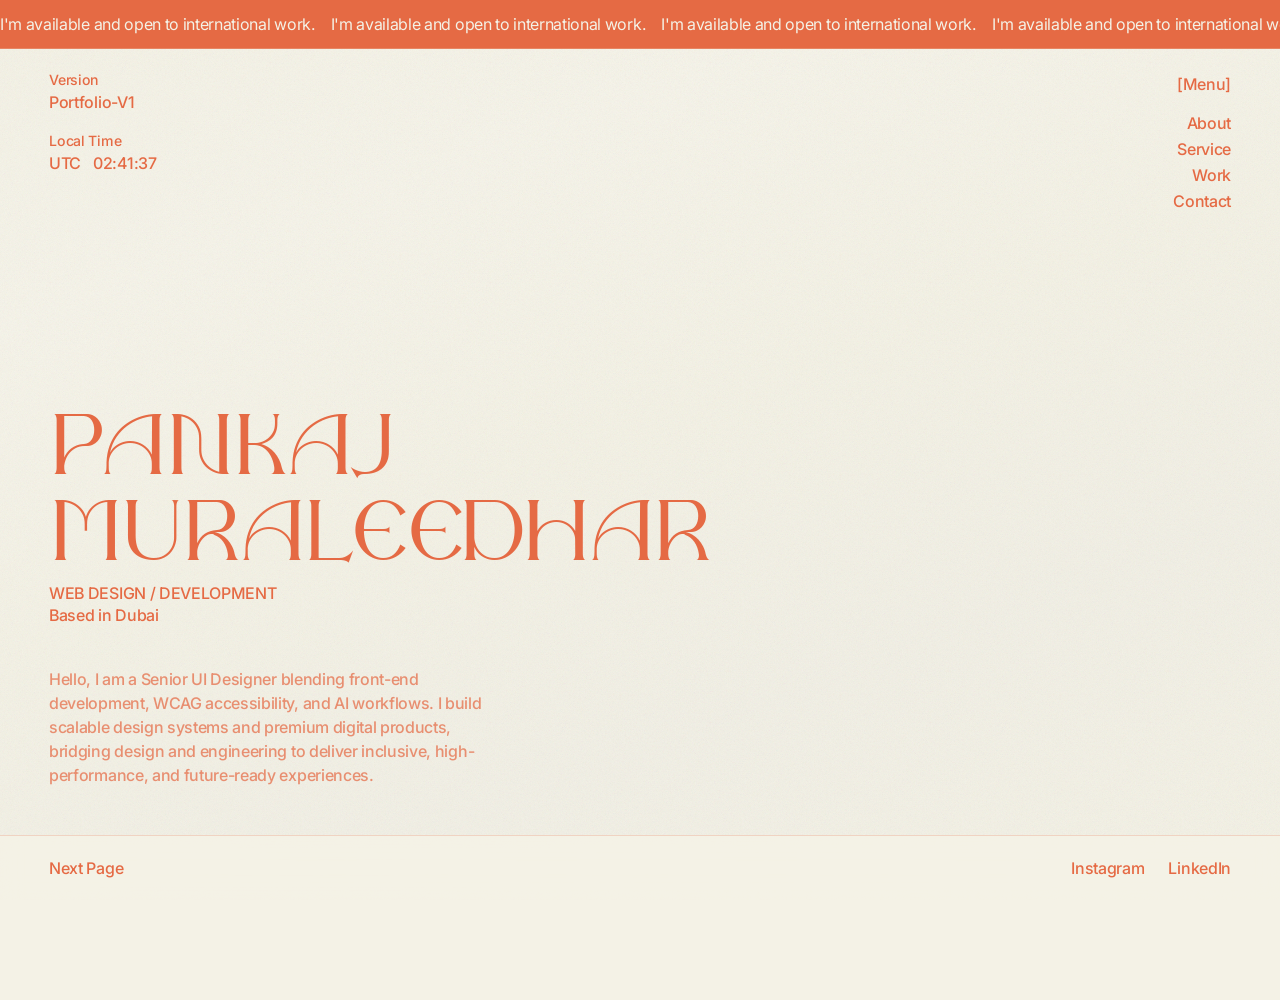
<file: index.html>
<!DOCTYPE html>
<html lang="en">
  <head>
    <meta charset="UTF-8" />
    <meta name="viewport" content="width=device-width, initial-scale=1.0" />
    <title>Portfolio | Home</title>
    <meta
      name="description"
      content="Front-end developer and designer portfolio — clean, thoughtful web design and development."
    />
    <link rel="preconnect" href="https://fonts.googleapis.com" />
    <link rel="preconnect" href="https://fonts.gstatic.com" crossorigin />
    <link
      href="https://fonts.googleapis.com/css2?family=Inter:ital,opsz,wght@0,14..32,100..900;1,14..32,100..900&display=swap"
      rel="stylesheet"
    />
    <link rel="stylesheet" href="css/style.css" />
  </head>
  <body class="page-home">
    <div class="marquee" aria-hidden="true">
      <div class="marquee__track">
        <div class="marquee__content">
          <span class="marquee__item"></span>
          <span class="marquee__item"></span>
          <span class="marquee__item"></span>
          <span class="marquee__item"></span>
          <span class="marquee__item"></span>
        </div>
      </div>
    </div>

    <div class="page page-enter">
      <header class="site-header site-header--home">
        <div class="site-header__meta site-header__meta--home">
          <div class="site-header__meta-block">
            <span class="site-header__meta-label">Version</span>
            <span class="site-header__meta-value" data-config="version"></span>
          </div>
          <div class="site-header__meta-block">
            <span class="site-header__meta-label">Local Time</span>
            <span class="site-header__meta-value site-header__meta-time">
              <span data-auto-location></span>
              <span id="local-time">--:--:--</span>
            </span>
          </div>
        </div>
        <div class="site-header__right">
          <nav class="site-nav" aria-label="Main menu">
            <span class="site-nav__label">[Menu]</span>
            <ul class="site-nav__list"></ul>
          </nav>
          <button class="menu-btn" type="button" aria-label="Open menu">
            [Menu]
          </button>
        </div>
      </header>

      <main class="hero">
        <h1 class="hero__title">
          <span data-config="name"></span><br />
          <span data-config="nameLine2"></span>
        </h1>
        <p class="hero__subtitle">
          <span data-config="role"></span><br />
          <span data-config="location"></span>
        </p>
        <p class="hero__intro" data-config="intro"></p>
      </main>

      <nav class="page-nav" aria-label="Page navigation">
        <a href="about.html" class="page-nav__link page-nav__next">Next Page</a>
        <div class="page-nav__socials"></div>
      </nav>
    </div>

    <nav class="menu-overlay" aria-label="Main menu" aria-hidden="true">
      <button class="menu-overlay__close" type="button" aria-label="Close menu">
        [Close]
      </button>
      <ul class="menu-overlay__list"></ul>
    </nav>

    <script src="js/config.js"></script>
    <script src="js/location.js"></script>
    <script src="js/main.js"></script>
  </body>
</html>
</file>
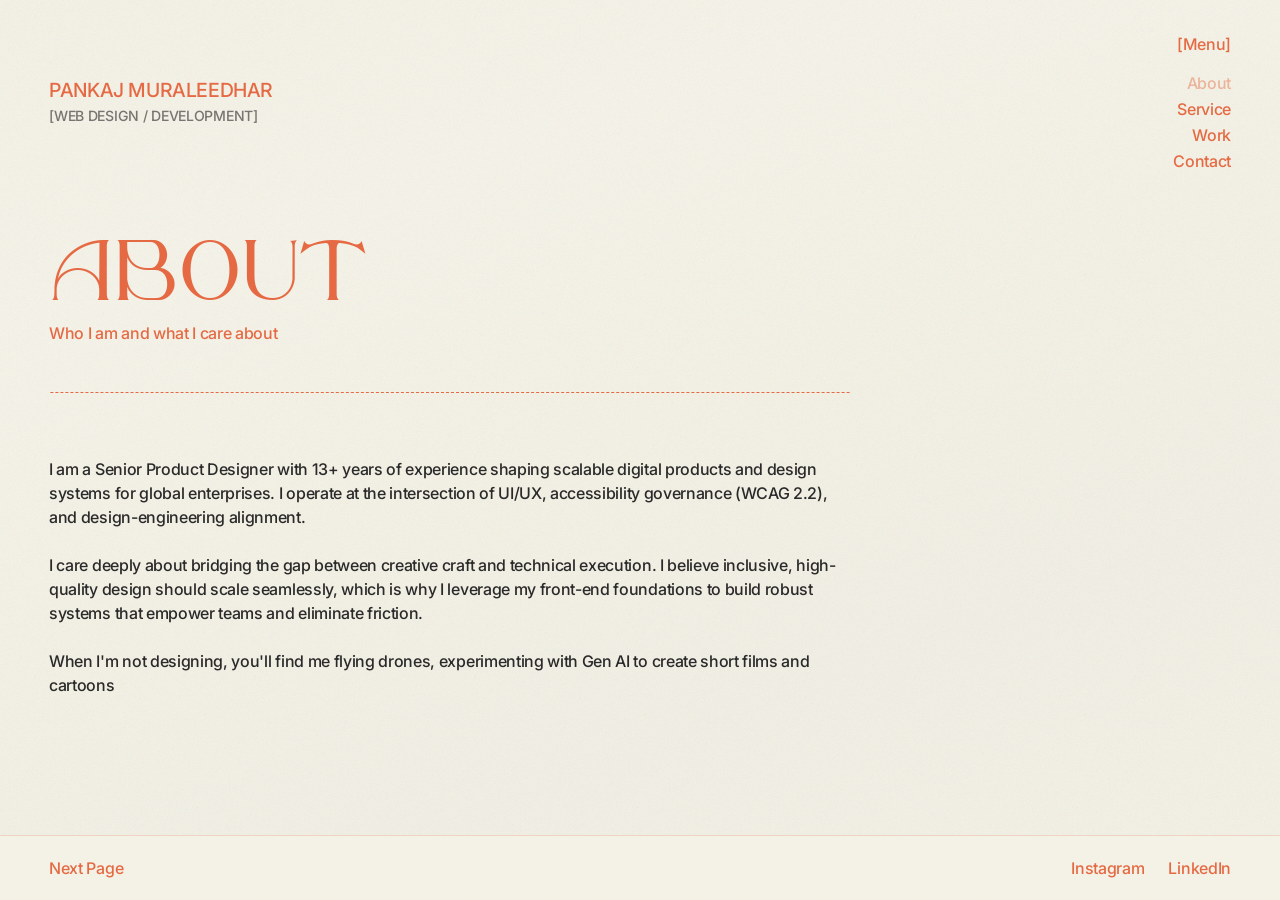
<file: about.html>
<!DOCTYPE html>
<html lang="en">
  <head>
    <meta charset="UTF-8" />
    <meta name="viewport" content="width=device-width, initial-scale=1.0" />
    <title>Portfolio | About</title>
    <meta name="description" content="About — front-end developer and designer." />
    <link rel="preconnect" href="https://fonts.googleapis.com" />
    <link rel="preconnect" href="https://fonts.gstatic.com" crossorigin />
    <link
      href="https://fonts.googleapis.com/css2?family=Inter:ital,opsz,wght@0,14..32,100..900;1,14..32,100..900&display=swap"
      rel="stylesheet"
    />
    <link rel="stylesheet" href="css/style.css" />
  </head>
  <body class="page-inner">
    <div class="page page-enter">
      <header class="site-header site-header--inner">
        <a href="index.html" class="site-header__brand">
          <span class="site-header__brand-name"></span>
          <span class="site-header__brand-role"></span>
        </a>
        <div class="site-header__right">
          <nav class="site-nav" aria-label="Main menu">
            <span class="site-nav__label">[Menu]</span>
            <ul class="site-nav__list"></ul>
          </nav>
          <button class="menu-btn" type="button" aria-label="Open menu">
            [Menu]
          </button>
        </div>
      </header>

      <main class="page-content">
        <header class="page-header">
          <h1 class="page-header__title">about</h1>
          <p class="page-header__subtitle">Who I am and what I care about</p>
          <div class="page-header__border" aria-hidden="true"></div>
        </header>
        <div class="page-content__body">
          <p>
            I am a Senior Product Designer with 13+ years of experience shaping scalable digital products and design systems for global enterprises. 
            I operate at the intersection of UI/UX, accessibility governance (WCAG 2.2), and design-engineering alignment. 
          </p>
          <p>
            I care deeply about bridging the gap between creative craft and technical execution. 
            I believe inclusive, high-quality design should scale seamlessly, which is why I leverage my front-end foundations to build robust systems that empower teams and eliminate friction. 
          </p>
          <p>
            When I'm not designing, you'll find me flying drones, experimenting with Gen AI to create short films and cartoons
          </p>
        </div>
      </main>

      <nav class="page-nav" aria-label="Page navigation">
        <a href="service.html" class="page-nav__link page-nav__next">Next Page</a>
        <div class="page-nav__socials"></div>
      </nav>
    </div>

    <nav class="menu-overlay" aria-label="Main menu" aria-hidden="true">
      <button class="menu-overlay__close" type="button" aria-label="Close menu">
        [Close]
      </button>
      <ul class="menu-overlay__list"></ul>
    </nav>

    <script src="js/config.js"></script>
    <script src="js/main.js"></script>
  </body>
</html>
</file>
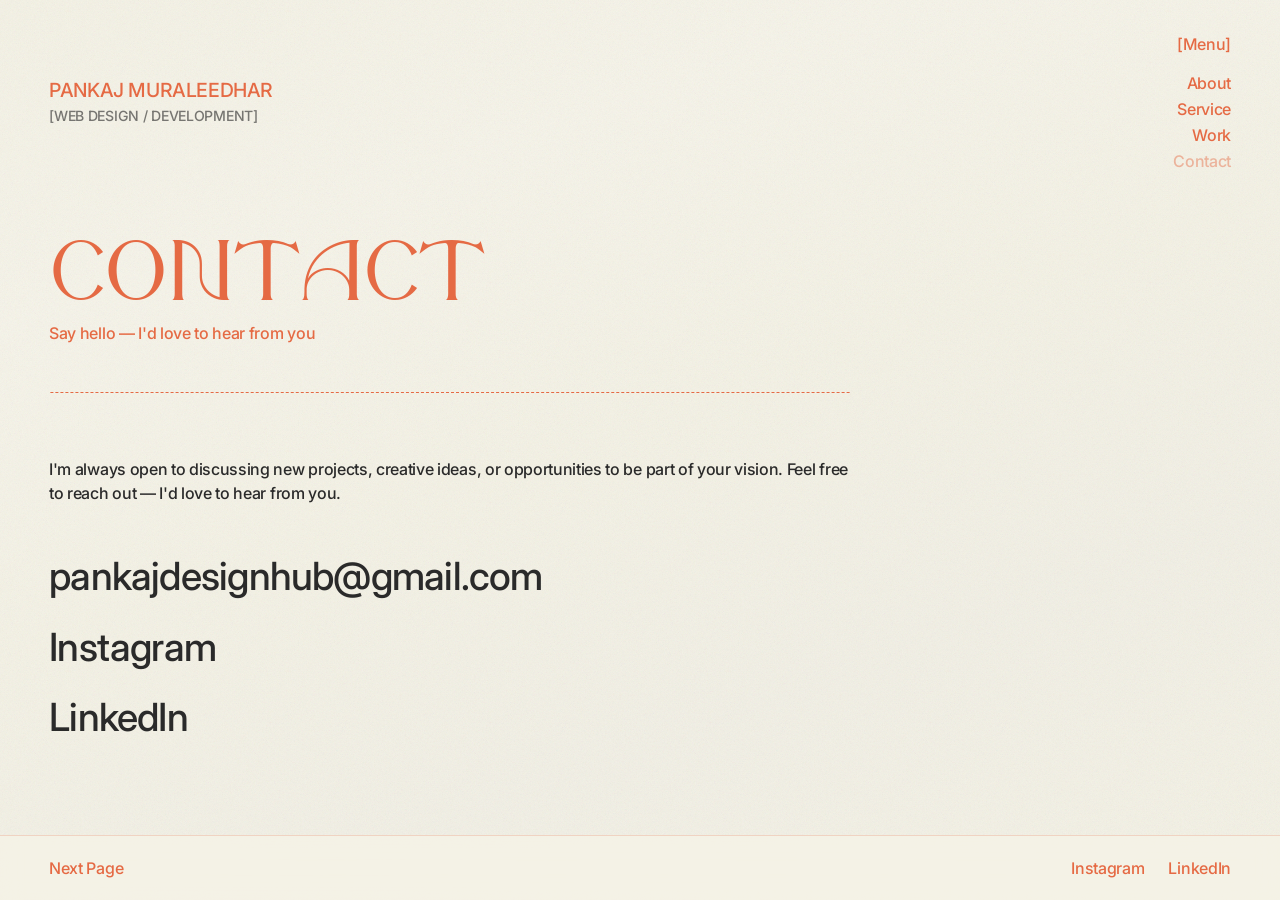
<file: contact.html>
<!DOCTYPE html>
<html lang="en">
  <head>
    <meta charset="UTF-8" />
    <meta name="viewport" content="width=device-width, initial-scale=1.0" />
    <title>Portfolio | Contact</title>
    <meta name="description" content="Get in touch — available for freelance and international work." />
    <link rel="preconnect" href="https://fonts.googleapis.com" />
    <link rel="preconnect" href="https://fonts.gstatic.com" crossorigin />
    <link
      href="https://fonts.googleapis.com/css2?family=Inter:ital,opsz,wght@0,14..32,100..900;1,14..32,100..900&display=swap"
      rel="stylesheet"
    />
    <link rel="stylesheet" href="css/style.css" />
  </head>
  <body class="page-inner">
    <div class="page page-enter">
      <header class="site-header site-header--inner">
        <a href="index.html" class="site-header__brand">
          <span class="site-header__brand-name"></span>
          <span class="site-header__brand-role"></span>
        </a>
        <div class="site-header__right">
          <nav class="site-nav" aria-label="Main menu">
            <span class="site-nav__label">[Menu]</span>
            <ul class="site-nav__list"></ul>
          </nav>
          <button class="menu-btn" type="button" aria-label="Open menu">
            [Menu]
          </button>
        </div>
      </header>

      <main class="page-content">
        <header class="page-header">
          <h1 class="page-header__title">contact</h1>
          <p class="page-header__subtitle">Say hello — I'd love to hear from you</p>
          <div class="page-header__border" aria-hidden="true"></div>
        </header>
        <div class="page-content__body">
          <p>
            I'm always open to discussing new projects, creative ideas, or
            opportunities to be part of your vision. Feel free to reach out
            — I'd love to hear from you.
          </p>
        </div>
        <div class="contact-links">
          <a href="#" class="contact-link" data-config="email"></a>
          <a
            href="https://instagram.com"
            class="contact-link"
            target="_blank"
            rel="noopener"
            >Instagram</a
          >
          <a
            href="https://linkedin.com"
            class="contact-link"
            target="_blank"
            rel="noopener"
            >LinkedIn</a
          >
        </div>
      </main>

      <nav class="page-nav" aria-label="Page navigation">
        <a href="index.html" class="page-nav__link page-nav__next">Next Page</a>
        <div class="page-nav__socials"></div>
      </nav>
    </div>

    <nav class="menu-overlay" aria-label="Main menu" aria-hidden="true">
      <button class="menu-overlay__close" type="button" aria-label="Close menu">
        [Close]
      </button>
      <ul class="menu-overlay__list"></ul>
    </nav>

    <script src="js/config.js"></script>
    <script src="js/main.js"></script>
  </body>
</html>
</file>
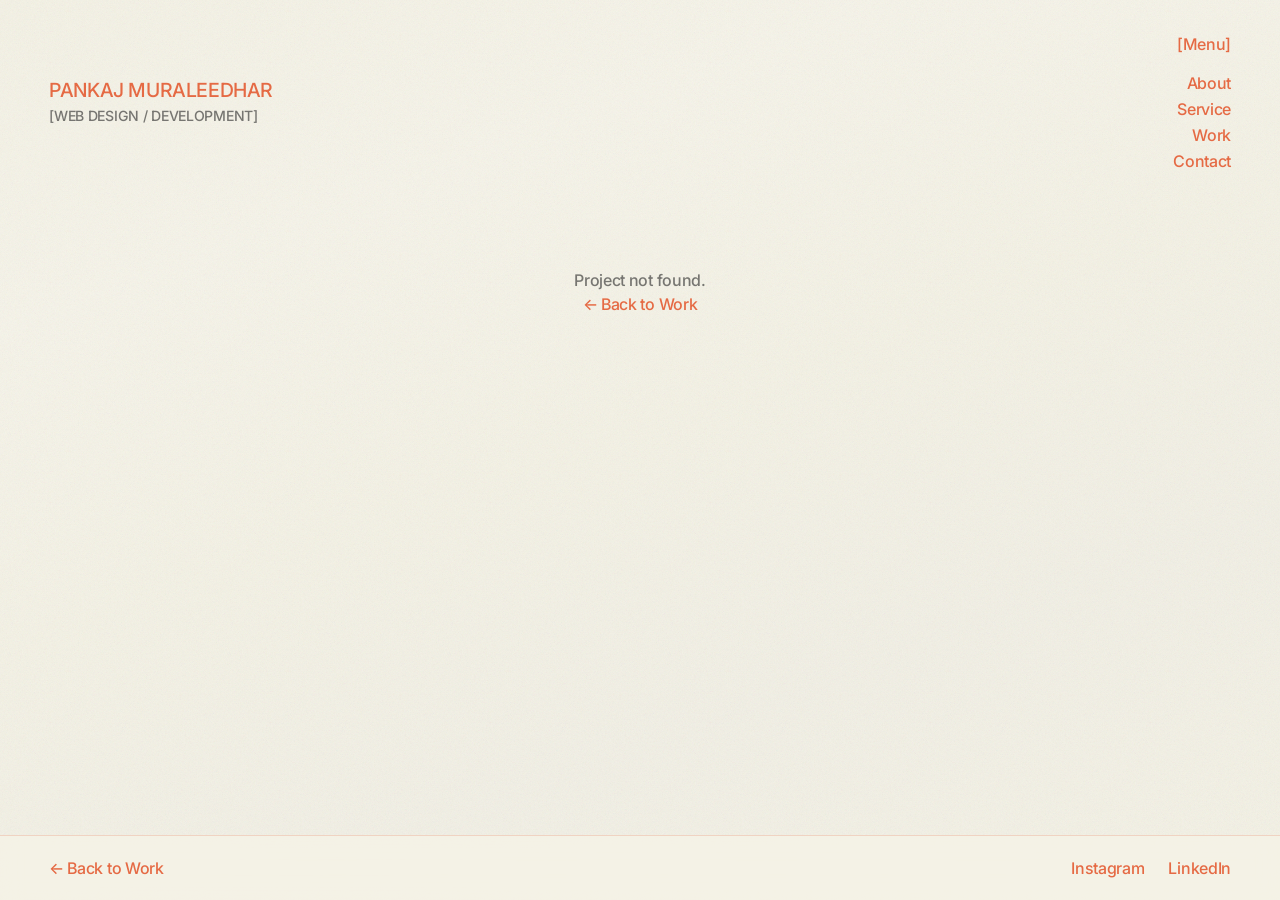
<file: project.html>
<!DOCTYPE html>
<html lang="en">
  <head>
    <meta charset="UTF-8" />
    <meta name="viewport" content="width=device-width, initial-scale=1.0" />
    <title>Portfolio | Project</title>
    <meta name="description" content="Project case study." />
    <link rel="preconnect" href="https://fonts.googleapis.com" />
    <link rel="preconnect" href="https://fonts.gstatic.com" crossorigin />
    <link
      href="https://fonts.googleapis.com/css2?family=Inter:ital,opsz,wght@0,14..32,100..900;1,14..32,100..900&display=swap"
      rel="stylesheet"
    />
    <link rel="stylesheet" href="css/style.css" />
  </head>
  <body class="page-inner page-project">
    <div class="page page-enter">
      <header class="site-header site-header--inner">
        <a href="index.html" class="site-header__brand">
          <span class="site-header__brand-name"></span>
          <span class="site-header__brand-role"></span>
        </a>
        <div class="site-header__right">
          <nav class="site-nav" aria-label="Main menu">
            <span class="site-nav__label">[Menu]</span>
            <ul class="site-nav__list"></ul>
          </nav>
          <button class="menu-btn" type="button" aria-label="Open menu">
            [Menu]
          </button>
        </div>
      </header>

      <main class="project-case-wrap" id="project-root"></main>

      <nav class="page-nav page-nav--project" aria-label="Project navigation">
        <a href="work.html" class="page-nav__link">← Back to Work</a>
        <div class="page-nav__socials"></div>
      </nav>
    </div>

    <nav class="menu-overlay" aria-label="Main menu" aria-hidden="true">
      <button class="menu-overlay__close" type="button" aria-label="Close menu">
        [Close]
      </button>
      <ul class="menu-overlay__list"></ul>
    </nav>

    <script src="js/config.js"></script>
    <script src="js/projects.js"></script>
    <script src="js/main.js"></script>
    <script src="js/project.js"></script>
  </body>
</html>
</file>
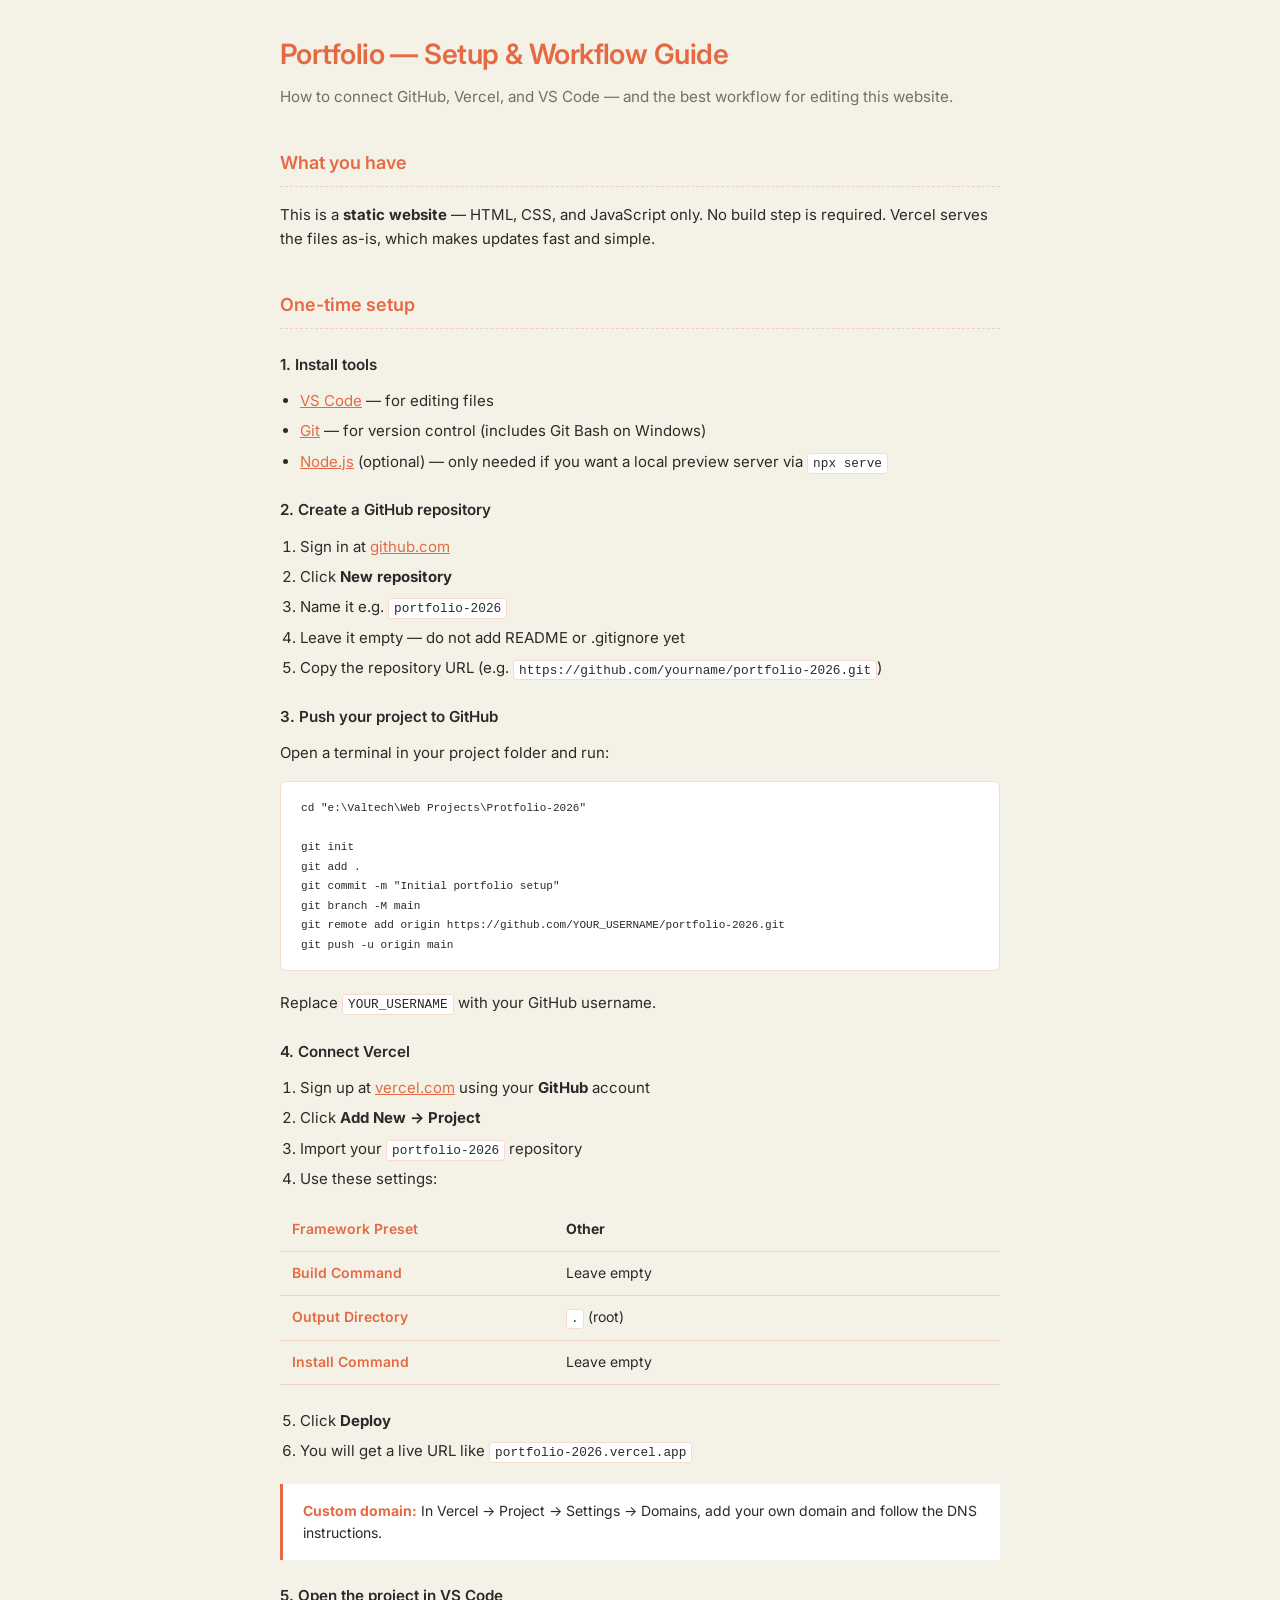
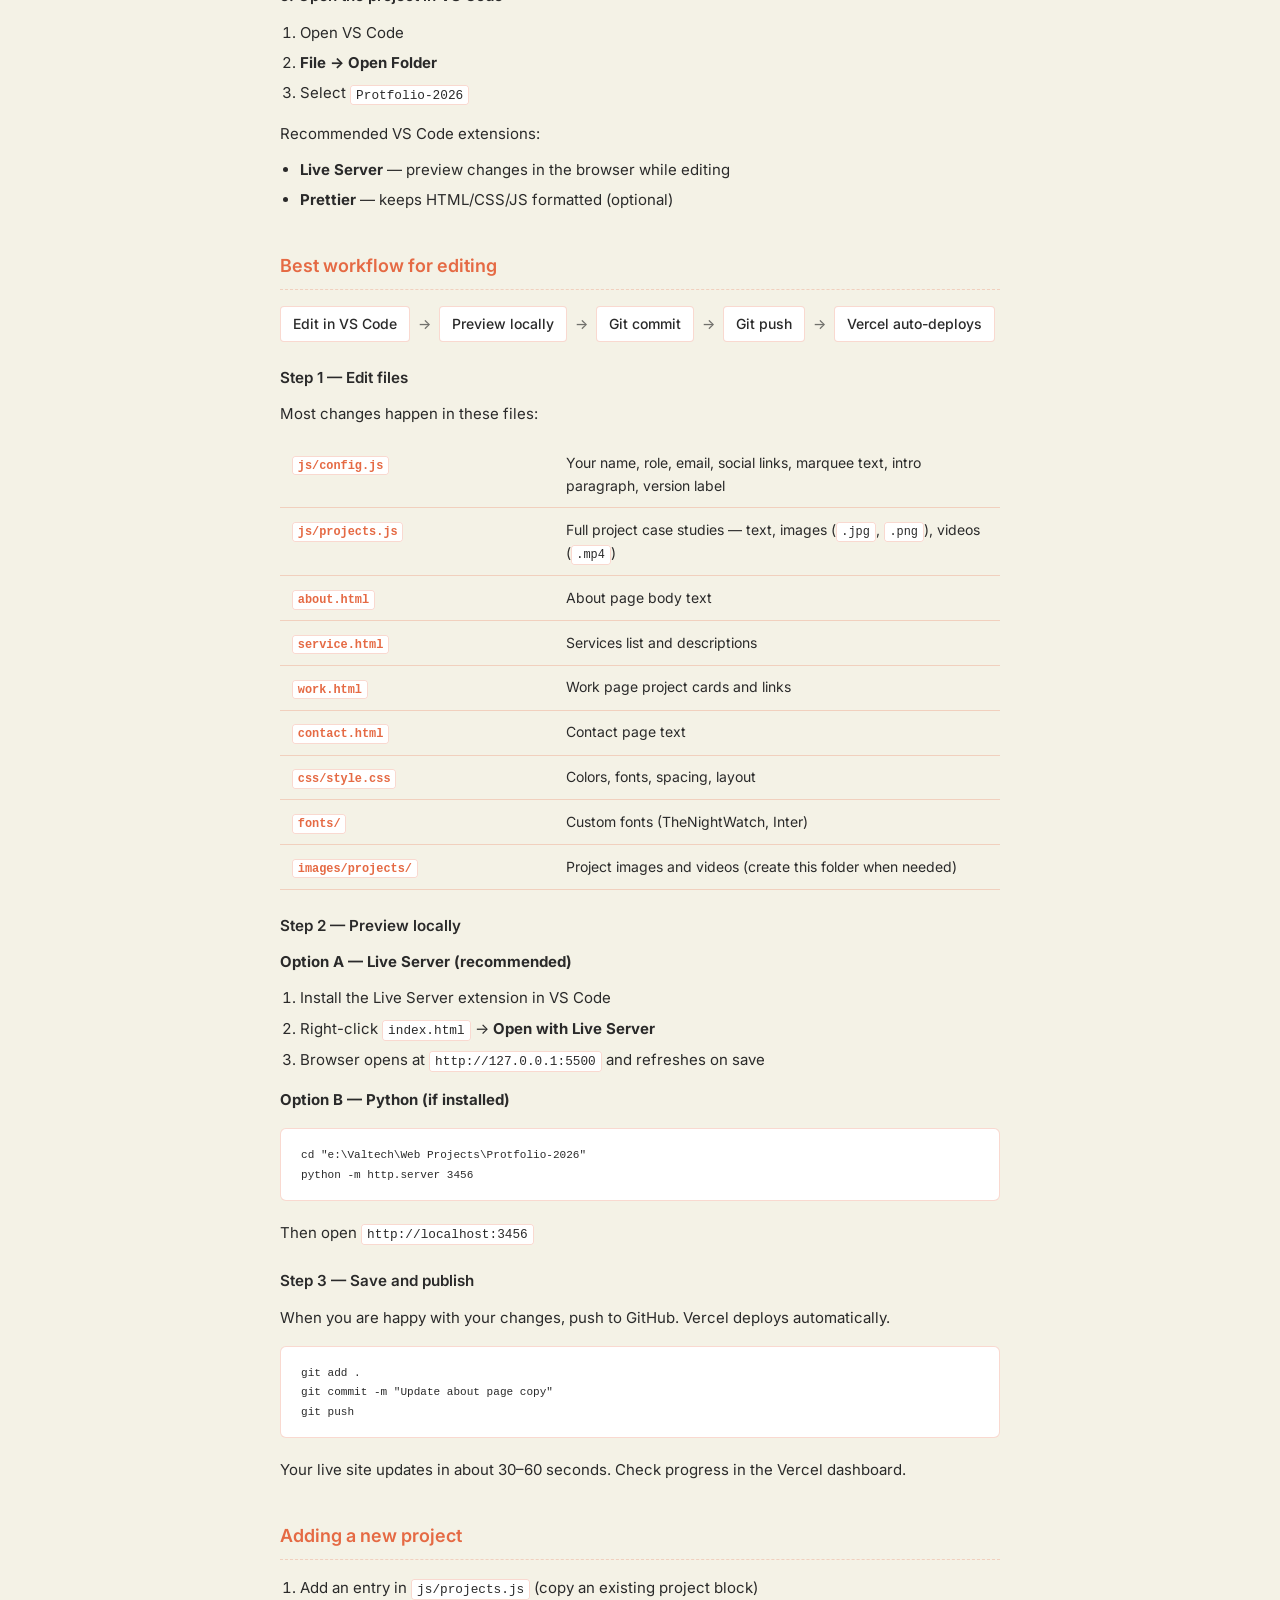
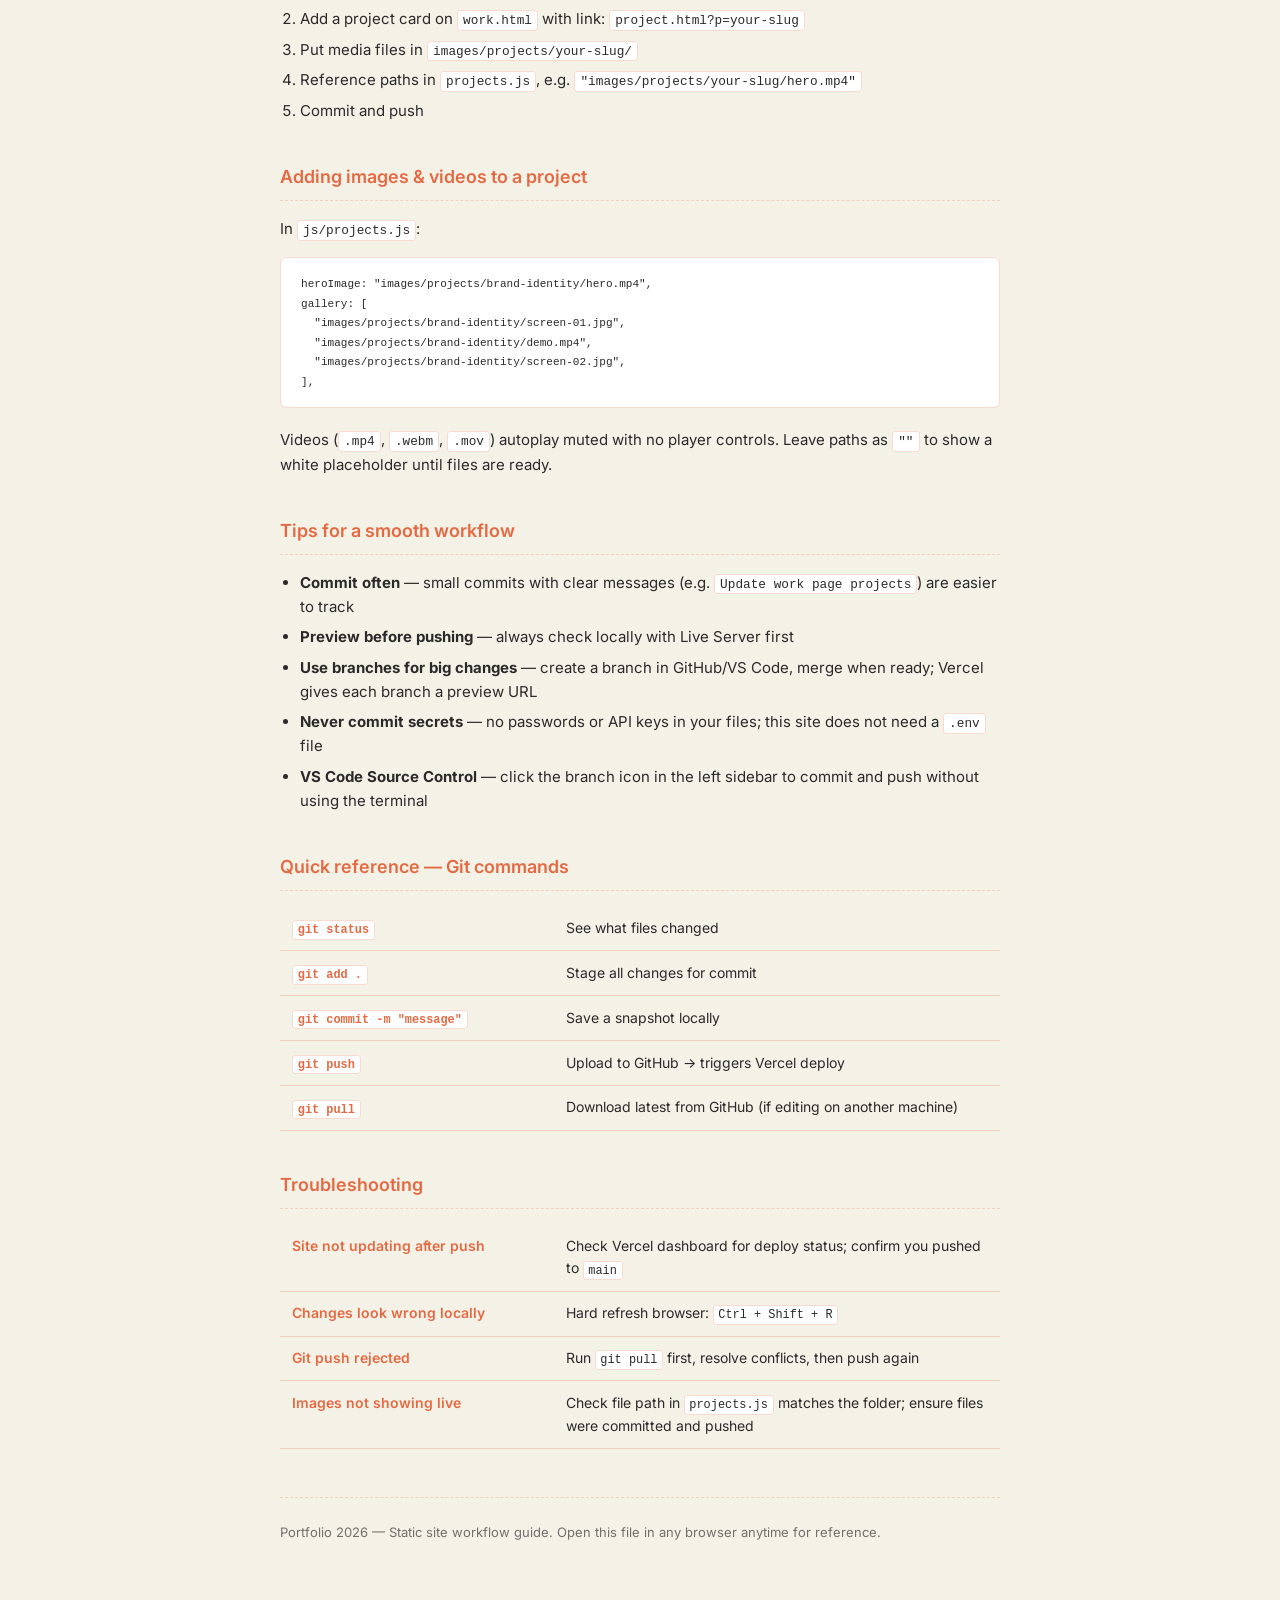
<file: readme.html>
<!DOCTYPE html>
<html lang="en">
  <head>
    <meta charset="UTF-8" />
    <meta name="viewport" content="width=device-width, initial-scale=1.0" />
    <title>Portfolio — Setup & Workflow Guide</title>
    <link rel="preconnect" href="https://fonts.googleapis.com" />
    <link rel="preconnect" href="https://fonts.gstatic.com" crossorigin />
    <link
      href="https://fonts.googleapis.com/css2?family=Inter:wght@400;500;600&display=swap"
      rel="stylesheet"
    />
    <style>
      :root {
        --theme: #e56a44;
        --bg: #f4f2e6;
        --text: #2a2a2a;
        --muted: rgba(42, 42, 42, 0.65);
        --border: rgba(229, 106, 68, 0.25);
        --code-bg: #fff;
      }

      * {
        box-sizing: border-box;
        margin: 0;
        padding: 0;
      }

      body {
        font-family: "Inter", sans-serif;
        font-size: 16px;
        line-height: 1.6;
        color: var(--text);
        background: var(--bg);
        padding: 2rem 1.25rem 4rem;
      }

      .wrap {
        max-width: 720px;
        margin: 0 auto;
      }

      h1 {
        font-size: 1.75rem;
        font-weight: 600;
        color: var(--theme);
        margin-bottom: 0.5rem;
        letter-spacing: -0.02em;
      }

      .lead {
        color: var(--muted);
        margin-bottom: 2.5rem;
        font-size: 0.95rem;
      }

      h2 {
        font-size: 1.125rem;
        font-weight: 600;
        color: var(--theme);
        margin: 2.5rem 0 1rem;
        padding-bottom: 0.5rem;
        border-bottom: 1px dashed var(--border);
      }

      h3 {
        font-size: 0.95rem;
        font-weight: 600;
        margin: 1.5rem 0 0.75rem;
      }

      p,
      li {
        font-size: 0.9375rem;
        margin-bottom: 0.75rem;
      }

      ul,
      ol {
        padding-left: 1.25rem;
        margin-bottom: 1rem;
      }

      li {
        margin-bottom: 0.4rem;
      }

      code {
        font-family: Consolas, "Courier New", monospace;
        font-size: 0.85em;
        background: var(--code-bg);
        padding: 0.15em 0.4em;
        border-radius: 3px;
        border: 1px solid var(--border);
      }

      pre {
        background: var(--code-bg);
        border: 1px solid var(--border);
        border-radius: 6px;
        padding: 1rem 1.25rem;
        overflow-x: auto;
        margin: 1rem 0 1.25rem;
        font-size: 0.8125rem;
        line-height: 1.5;
      }

      pre code {
        background: none;
        border: none;
        padding: 0;
      }

      table {
        width: 100%;
        border-collapse: collapse;
        font-size: 0.875rem;
        margin: 1rem 0 1.5rem;
      }

      th,
      td {
        text-align: left;
        padding: 0.65rem 0.75rem;
        border-bottom: 1px solid var(--border);
        vertical-align: top;
      }

      th {
        font-weight: 600;
        color: var(--theme);
        width: 38%;
      }

      .note {
        background: #fff;
        border-left: 3px solid var(--theme);
        padding: 1rem 1.25rem;
        margin: 1.25rem 0;
        font-size: 0.875rem;
      }

      .note strong {
        color: var(--theme);
      }

      a {
        color: var(--theme);
      }

      .flow {
        display: flex;
        flex-wrap: wrap;
        gap: 0.5rem;
        align-items: center;
        margin: 1rem 0 1.5rem;
        font-size: 0.875rem;
        font-weight: 500;
      }

      .flow span {
        background: #fff;
        border: 1px solid var(--border);
        padding: 0.35rem 0.75rem;
        border-radius: 4px;
      }

      .flow .arrow {
        background: none;
        border: none;
        color: var(--muted);
        padding: 0;
      }

      footer {
        margin-top: 3rem;
        padding-top: 1.5rem;
        border-top: 1px dashed var(--border);
        font-size: 0.8125rem;
        color: var(--muted);
      }
    </style>
  </head>
  <body>
    <div class="wrap">
      <h1>Portfolio — Setup &amp; Workflow Guide</h1>
      <p class="lead">
        How to connect GitHub, Vercel, and VS Code — and the best workflow for
        editing this website.
      </p>

      <h2>What you have</h2>
      <p>
        This is a <strong>static website</strong> — HTML, CSS, and JavaScript
        only. No build step is required. Vercel serves the files as-is, which
        makes updates fast and simple.
      </p>

      <h2>One-time setup</h2>

      <h3>1. Install tools</h3>
      <ul>
        <li>
          <a href="https://code.visualstudio.com/" target="_blank" rel="noopener">VS Code</a>
          — for editing files
        </li>
        <li>
          <a href="https://git-scm.com/download/win" target="_blank" rel="noopener">Git</a>
          — for version control (includes Git Bash on Windows)
        </li>
        <li>
          <a href="https://nodejs.org/" target="_blank" rel="noopener">Node.js</a>
          (optional) — only needed if you want a local preview server via
          <code>npx serve</code>
        </li>
      </ul>

      <h3>2. Create a GitHub repository</h3>
      <ol>
        <li>Sign in at <a href="https://github.com" target="_blank" rel="noopener">github.com</a></li>
        <li>Click <strong>New repository</strong></li>
        <li>Name it e.g. <code>portfolio-2026</code></li>
        <li>Leave it empty — do not add README or .gitignore yet</li>
        <li>Copy the repository URL (e.g. <code>https://github.com/yourname/portfolio-2026.git</code>)</li>
      </ol>

      <h3>3. Push your project to GitHub</h3>
      <p>Open a terminal in your project folder and run:</p>
      <pre><code>cd "e:\Valtech\Web Projects\Protfolio-2026"

git init
git add .
git commit -m "Initial portfolio setup"
git branch -M main
git remote add origin https://github.com/YOUR_USERNAME/portfolio-2026.git
git push -u origin main</code></pre>
      <p>Replace <code>YOUR_USERNAME</code> with your GitHub username.</p>

      <h3>4. Connect Vercel</h3>
      <ol>
        <li>Sign up at <a href="https://vercel.com" target="_blank" rel="noopener">vercel.com</a> using your <strong>GitHub</strong> account</li>
        <li>Click <strong>Add New → Project</strong></li>
        <li>Import your <code>portfolio-2026</code> repository</li>
        <li>Use these settings:</li>
      </ol>
      <table>
        <tr>
          <th>Framework Preset</th>
          <td><strong>Other</strong></td>
        </tr>
        <tr>
          <th>Build Command</th>
          <td>Leave empty</td>
        </tr>
        <tr>
          <th>Output Directory</th>
          <td><code>.</code> (root)</td>
        </tr>
        <tr>
          <th>Install Command</th>
          <td>Leave empty</td>
        </tr>
      </table>
      <ol start="5">
        <li>Click <strong>Deploy</strong></li>
        <li>You will get a live URL like <code>portfolio-2026.vercel.app</code></li>
      </ol>

      <div class="note">
        <strong>Custom domain:</strong> In Vercel → Project → Settings → Domains,
        add your own domain and follow the DNS instructions.
      </div>

      <h3>5. Open the project in VS Code</h3>
      <ol>
        <li>Open VS Code</li>
        <li><strong>File → Open Folder</strong></li>
        <li>Select <code>Protfolio-2026</code></li>
      </ol>
      <p>Recommended VS Code extensions:</p>
      <ul>
        <li><strong>Live Server</strong> — preview changes in the browser while editing</li>
        <li><strong>Prettier</strong> — keeps HTML/CSS/JS formatted (optional)</li>
      </ul>

      <h2>Best workflow for editing</h2>

      <div class="flow">
        <span>Edit in VS Code</span>
        <span class="arrow">→</span>
        <span>Preview locally</span>
        <span class="arrow">→</span>
        <span>Git commit</span>
        <span class="arrow">→</span>
        <span>Git push</span>
        <span class="arrow">→</span>
        <span>Vercel auto-deploys</span>
      </div>

      <h3>Step 1 — Edit files</h3>
      <p>Most changes happen in these files:</p>
      <table>
        <tr>
          <th><code>js/config.js</code></th>
          <td>
            Your name, role, email, social links, marquee text, intro
            paragraph, version label
          </td>
        </tr>
        <tr>
          <th><code>js/projects.js</code></th>
          <td>
            Full project case studies — text, images (<code>.jpg</code>,
            <code>.png</code>), videos (<code>.mp4</code>)
          </td>
        </tr>
        <tr>
          <th><code>about.html</code></th>
          <td>About page body text</td>
        </tr>
        <tr>
          <th><code>service.html</code></th>
          <td>Services list and descriptions</td>
        </tr>
        <tr>
          <th><code>work.html</code></th>
          <td>Work page project cards and links</td>
        </tr>
        <tr>
          <th><code>contact.html</code></th>
          <td>Contact page text</td>
        </tr>
        <tr>
          <th><code>css/style.css</code></th>
          <td>Colors, fonts, spacing, layout</td>
        </tr>
        <tr>
          <th><code>fonts/</code></th>
          <td>Custom fonts (TheNightWatch, Inter)</td>
        </tr>
        <tr>
          <th><code>images/projects/</code></th>
          <td>Project images and videos (create this folder when needed)</td>
        </tr>
      </table>

      <h3>Step 2 — Preview locally</h3>
      <p><strong>Option A — Live Server (recommended)</strong></p>
      <ol>
        <li>Install the Live Server extension in VS Code</li>
        <li>Right-click <code>index.html</code> → <strong>Open with Live Server</strong></li>
        <li>Browser opens at <code>http://127.0.0.1:5500</code> and refreshes on save</li>
      </ol>
      <p><strong>Option B — Python (if installed)</strong></p>
      <pre><code>cd "e:\Valtech\Web Projects\Protfolio-2026"
python -m http.server 3456</code></pre>
      <p>Then open <code>http://localhost:3456</code></p>

      <h3>Step 3 — Save and publish</h3>
      <p>When you are happy with your changes, push to GitHub. Vercel deploys automatically.</p>
      <pre><code>git add .
git commit -m "Update about page copy"
git push</code></pre>
      <p>Your live site updates in about 30–60 seconds. Check progress in the Vercel dashboard.</p>

      <h2>Adding a new project</h2>
      <ol>
        <li>Add an entry in <code>js/projects.js</code> (copy an existing project block)</li>
        <li>Add a project card on <code>work.html</code> with link:
          <code>project.html?p=your-slug</code></li>
        <li>Put media files in <code>images/projects/your-slug/</code></li>
        <li>Reference paths in <code>projects.js</code>, e.g.
          <code>"images/projects/your-slug/hero.mp4"</code></li>
        <li>Commit and push</li>
      </ol>

      <h2>Adding images &amp; videos to a project</h2>
      <p>In <code>js/projects.js</code>:</p>
      <pre><code>heroImage: "images/projects/brand-identity/hero.mp4",
gallery: [
  "images/projects/brand-identity/screen-01.jpg",
  "images/projects/brand-identity/demo.mp4",
  "images/projects/brand-identity/screen-02.jpg",
],</code></pre>
      <p>
        Videos (<code>.mp4</code>, <code>.webm</code>, <code>.mov</code>) autoplay
        muted with no player controls. Leave paths as <code>""</code> to show a
        white placeholder until files are ready.
      </p>

      <h2>Tips for a smooth workflow</h2>
      <ul>
        <li>
          <strong>Commit often</strong> — small commits with clear messages
          (e.g. <code>Update work page projects</code>) are easier to track
        </li>
        <li>
          <strong>Preview before pushing</strong> — always check locally with
          Live Server first
        </li>
        <li>
          <strong>Use branches for big changes</strong> — create a branch in
          GitHub/VS Code, merge when ready; Vercel gives each branch a preview URL
        </li>
        <li>
          <strong>Never commit secrets</strong> — no passwords or API keys in
          your files; this site does not need a <code>.env</code> file
        </li>
        <li>
          <strong>VS Code Source Control</strong> — click the branch icon in
          the left sidebar to commit and push without using the terminal
        </li>
      </ul>

      <h2>Quick reference — Git commands</h2>
      <table>
        <tr>
          <th><code>git status</code></th>
          <td>See what files changed</td>
        </tr>
        <tr>
          <th><code>git add .</code></th>
          <td>Stage all changes for commit</td>
        </tr>
        <tr>
          <th><code>git commit -m "message"</code></th>
          <td>Save a snapshot locally</td>
        </tr>
        <tr>
          <th><code>git push</code></th>
          <td>Upload to GitHub → triggers Vercel deploy</td>
        </tr>
        <tr>
          <th><code>git pull</code></th>
          <td>Download latest from GitHub (if editing on another machine)</td>
        </tr>
      </table>

      <h2>Troubleshooting</h2>
      <table>
        <tr>
          <th>Site not updating after push</th>
          <td>Check Vercel dashboard for deploy status; confirm you pushed to <code>main</code></td>
        </tr>
        <tr>
          <th>Changes look wrong locally</th>
          <td>Hard refresh browser: <code>Ctrl + Shift + R</code></td>
        </tr>
        <tr>
          <th>Git push rejected</th>
          <td>Run <code>git pull</code> first, resolve conflicts, then push again</td>
        </tr>
        <tr>
          <th>Images not showing live</th>
          <td>Check file path in <code>projects.js</code> matches the folder; ensure files were committed and pushed</td>
        </tr>
      </table>

      <footer>
        Portfolio 2026 — Static site workflow guide. Open this file in any browser
        anytime for reference.
      </footer>
    </div>
  </body>
</html>
</file>
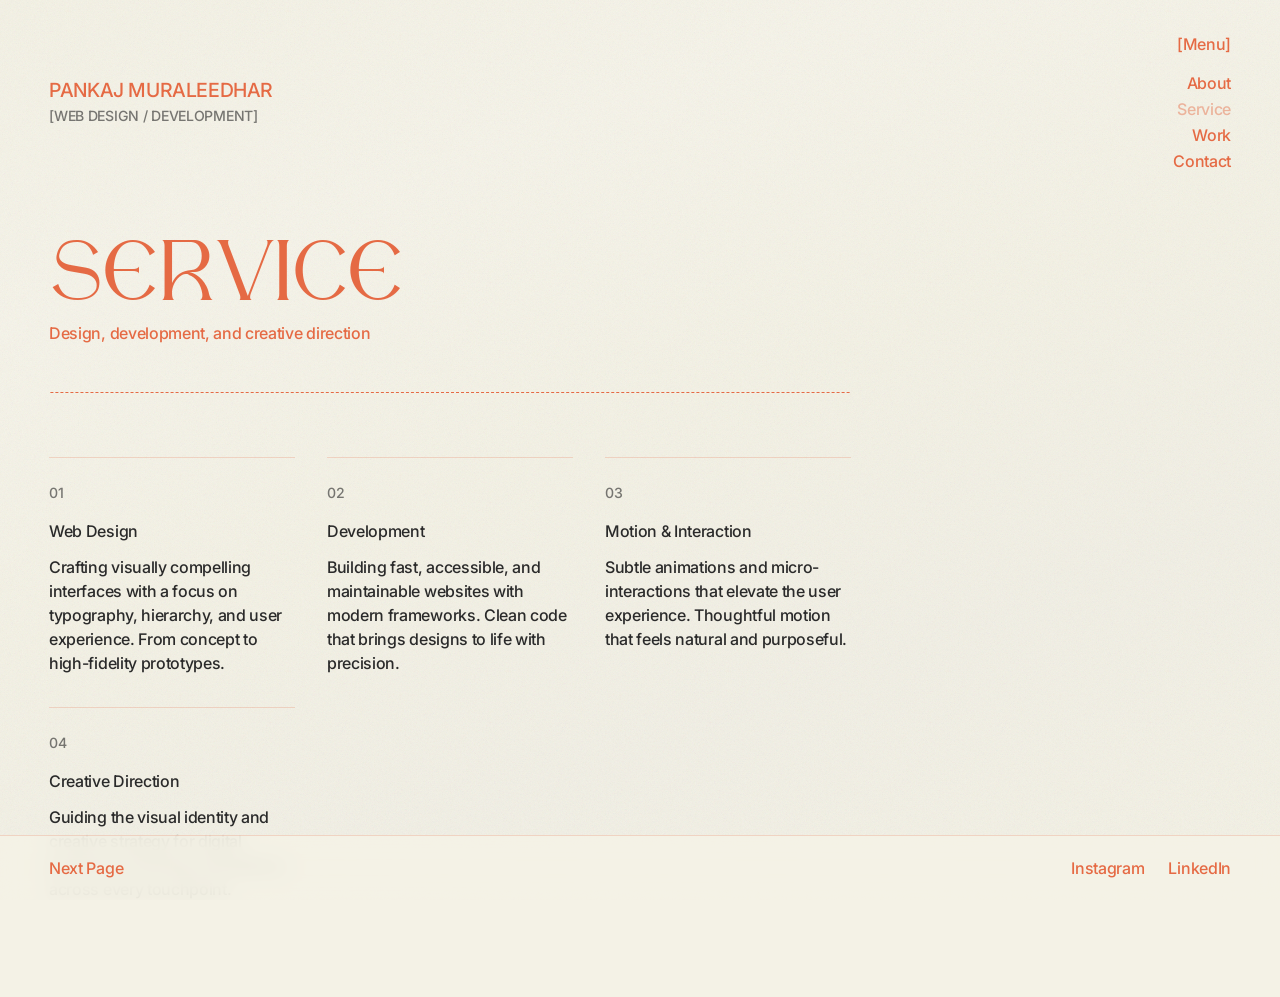
<file: service.html>
<!DOCTYPE html>
<html lang="en">
  <head>
    <meta charset="UTF-8" />
    <meta name="viewport" content="width=device-width, initial-scale=1.0" />
    <title>Portfolio | Service</title>
    <meta name="description" content="Services — web design, development, and creative direction." />
    <link rel="preconnect" href="https://fonts.googleapis.com" />
    <link rel="preconnect" href="https://fonts.gstatic.com" crossorigin />
    <link
      href="https://fonts.googleapis.com/css2?family=Inter:ital,opsz,wght@0,14..32,100..900;1,14..32,100..900&display=swap"
      rel="stylesheet"
    />
    <link rel="stylesheet" href="css/style.css" />
  </head>
  <body class="page-inner">
    <div class="page page-enter">
      <header class="site-header site-header--inner">
        <a href="index.html" class="site-header__brand">
          <span class="site-header__brand-name"></span>
          <span class="site-header__brand-role"></span>
        </a>
        <div class="site-header__right">
          <nav class="site-nav" aria-label="Main menu">
            <span class="site-nav__label">[Menu]</span>
            <ul class="site-nav__list"></ul>
          </nav>
          <button class="menu-btn" type="button" aria-label="Open menu">
            [Menu]
          </button>
        </div>
      </header>

      <main class="page-content">
        <header class="page-header">
          <h1 class="page-header__title">service</h1>
          <p class="page-header__subtitle">Design, development, and creative direction</p>
          <div class="page-header__border" aria-hidden="true"></div>
        </header>
        <div class="services-grid">
          <article class="service-card">
            <p class="service-card__number">01</p>
            <h2 class="service-card__title">Web Design</h2>
            <p class="service-card__desc">
              Crafting visually compelling interfaces with a focus on
              typography, hierarchy, and user experience. From concept to
              high-fidelity prototypes.
            </p>
          </article>
          <article class="service-card">
            <p class="service-card__number">02</p>
            <h2 class="service-card__title">Development</h2>
            <p class="service-card__desc">
              Building fast, accessible, and maintainable websites with
              modern frameworks. Clean code that brings designs to life with
              precision.
            </p>
          </article>
          <article class="service-card">
            <p class="service-card__number">03</p>
            <h2 class="service-card__title">Motion & Interaction</h2>
            <p class="service-card__desc">
              Subtle animations and micro-interactions that elevate the
              user experience. Thoughtful motion that feels natural and
              purposeful.
            </p>
          </article>
          <article class="service-card">
            <p class="service-card__number">04</p>
            <h2 class="service-card__title">Creative Direction</h2>
            <p class="service-card__desc">
              Guiding the visual identity and creative strategy for digital
              products. Ensuring consistency across every touchpoint.
            </p>
          </article>
        </div>
      </main>

      <nav class="page-nav" aria-label="Page navigation">
        <a href="work.html" class="page-nav__link page-nav__next">Next Page</a>
        <div class="page-nav__socials"></div>
      </nav>
    </div>

    <nav class="menu-overlay" aria-label="Main menu" aria-hidden="true">
      <button class="menu-overlay__close" type="button" aria-label="Close menu">
        [Close]
      </button>
      <ul class="menu-overlay__list"></ul>
    </nav>

    <script src="js/config.js"></script>
    <script src="js/main.js"></script>
  </body>
</html>
</file>
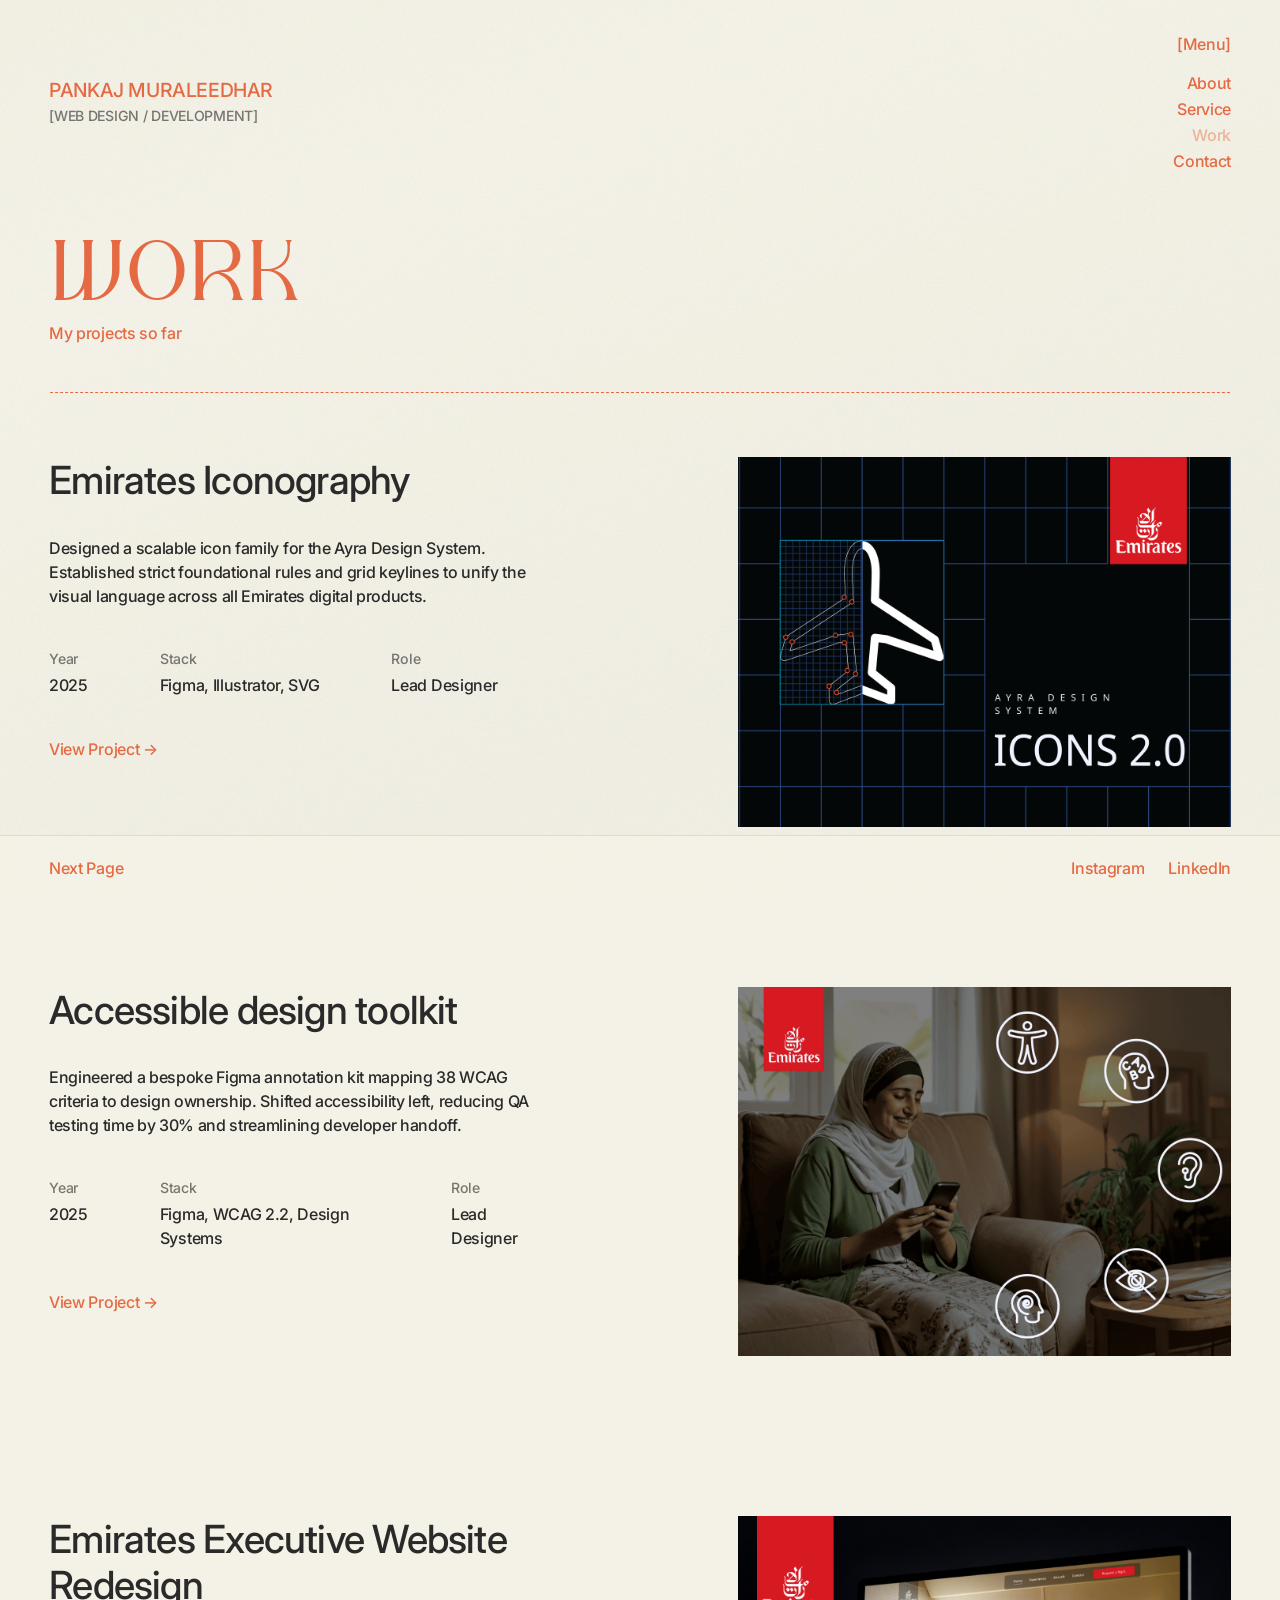
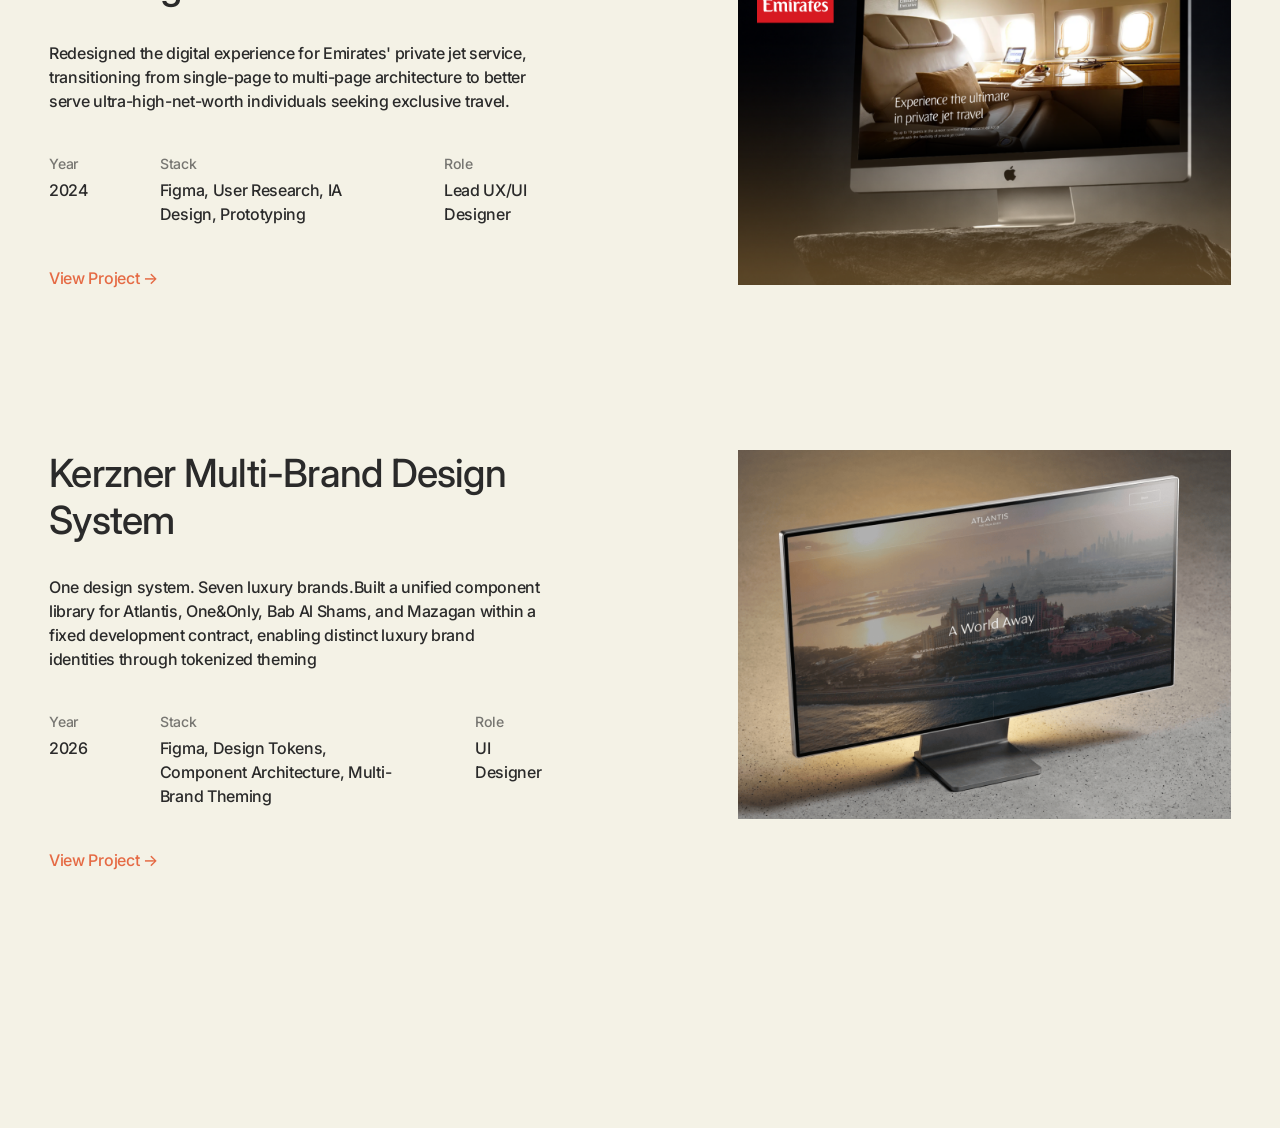
<file: work.html>
<!DOCTYPE html>
<html lang="en">
  <head>
    <meta charset="UTF-8" />
    <meta name="viewport" content="width=device-width, initial-scale=1.0" />
    <title>Portfolio | Work</title>
    <meta name="description" content="Selected work — web design and development projects." />
    <link rel="preconnect" href="https://fonts.googleapis.com" />
    <link rel="preconnect" href="https://fonts.gstatic.com" crossorigin />
    <link
      href="https://fonts.googleapis.com/css2?family=Inter:ital,opsz,wght@0,14..32,100..900;1,14..32,100..900&display=swap"
      rel="stylesheet"
    />
    <link rel="stylesheet" href="css/style.css" />
  </head>
  <body class="page-inner">
    <div class="page page-enter">
      <header class="site-header site-header--inner">
        <a href="index.html" class="site-header__brand">
          <span class="site-header__brand-name"></span>
          <span class="site-header__brand-role"></span>
        </a>
        <div class="site-header__right">
          <nav class="site-nav" aria-label="Main menu">
            <span class="site-nav__label">[Menu]</span>
            <ul class="site-nav__list"></ul>
          </nav>
          <button class="menu-btn" type="button" aria-label="Open menu">
            [Menu]
          </button>
        </div>
      </header>

      <main class="page-content page-content--work">
        <header class="page-header">
          <h1 class="page-header__title">work</h1>
          <p class="page-header__subtitle">My projects so far</p>
          <div class="page-header__border" aria-hidden="true"></div>
        </header>
        <div class="work-grid">
          <article class="work-item">
            <div class="work-item__info">
              <h2 class="work-item__title">Emirates Iconography</h2>
              <p class="work-item__desc">
                Designed a scalable icon family for the Ayra Design System. Established strict foundational rules and grid keylines to unify the visual language across all Emirates digital products.
              </p>
              <dl class="work-item__meta">
                <div>
                  <dt>Year</dt>
                  <dd>2025</dd>
                </div>
                <div>
                  <dt>Stack</dt>
                  <dd>Figma, Illustrator, SVG</dd>
                </div>
                <div>
                  <dt>Role</dt>
                  <dd>Lead Designer</dd>
                </div>
              </dl>
              <a href="project.html?p=brand-identity" class="work-item__link">View Project →</a>
            </div>
            <div class="work-item__visual"><img src="images/projects/Ayra-Icons/Ayra-Icons-Hero.png"></div>
          </article>
          <article class="work-item">
            <div class="work-item__info">
              <h2 class="work-item__title">Accessible
design toolkit</h2>
              <p class="work-item__desc">
                Engineered a bespoke Figma annotation kit mapping 38 WCAG criteria to design ownership.
                Shifted accessibility left, reducing QA testing time by 30% and streamlining developer handoff. 
              </p>
              <dl class="work-item__meta">
                <div>
                  <dt>Year</dt>
                  <dd>2025</dd>
                </div>
                <div>
                  <dt>Stack</dt>
                  <dd>Figma, WCAG 2.2, Design Systems</dd>
                </div>
                <div>
                  <dt>Role</dt>
                  <dd>Lead Designer</dd>
                </div>
              </dl>
              <a href="project.html?p=e-commerce" class="work-item__link">View Project →</a>
            </div>
            <div class="work-item__visual"><img src="images/projects/A11y/Cover-01.png" alt="A11y Annotation Toolkit"></div>
          </article>
          <article class="work-item">
            <div class="work-item__info">
              <h2 class="work-item__title">Emirates Executive Website Redesign</h2>
              <p class="work-item__desc">
                Redesigned the digital experience for Emirates' private jet service, transitioning from single-page to multi-page architecture to better serve ultra-high-net-worth individuals seeking exclusive travel.
              </p>
              <dl class="work-item__meta">
                <div>
                  <dt>Year</dt>
                  <dd>2024</dd>
                </div>
                <div>
                  <dt>Stack</dt>
                  <dd>Figma, User Research, IA Design, Prototyping</dd>
                </div>
                <div>
                  <dt>Role</dt>
                  <dd>Lead UX/UI Designer</dd>
                </div>
              </dl>
              <a href="project.html?p=agency-portfolio" class="work-item__link">View Project →</a>
            </div>
            <div class="work-item__visual"><img src="images/projects/Executive-Jet/Exe-Jet.png" alt="Emirates Executive Website Redesign"></div>
          </article>
          <article class="work-item">
            <div class="work-item__info">
              <h2 class="work-item__title">Kerzner Multi-Brand Design System</h2>
              <p class="work-item__desc">
                One design system. Seven luxury brands.Built a unified component library for Atlantis, One&Only, Bab Al Shams, and Mazagan within a fixed development contract, enabling distinct luxury brand identities through tokenized theming
              </p>
              <dl class="work-item__meta">
                <div>
                  <dt>Year</dt>
                  <dd>2026</dd>
                </div>
                <div>
                  <dt>Stack</dt>
                  <dd>Figma, Design Tokens, Component Architecture, Multi-Brand Theming</dd>
                </div>
                <div>
                  <dt>Role</dt>
                  <dd>UI Designer</dd>
                </div>
              </dl>
              <a href="project.html?p=product-landing" class="work-item__link">View Project →</a>
            </div>
            <div class="work-item__visual"><img src="images/projects/Atlatis/5.png" alt="Emirates Executive Website Redesign"></div>
          </article>
        </div>
      </main>

      <nav class="page-nav" aria-label="Page navigation">
        <a href="contact.html" class="page-nav__link page-nav__next">Next Page</a>
        <div class="page-nav__socials"></div>
      </nav>
    </div>

    <nav class="menu-overlay" aria-label="Main menu" aria-hidden="true">
      <button class="menu-overlay__close" type="button" aria-label="Close menu">
        [Close]
      </button>
      <ul class="menu-overlay__list"></ul>
    </nav>

    <script src="js/config.js"></script>
    <script src="js/main.js"></script>
  </body>
</html>
</file>
<file: css/style.css>
@font-face {
  font-family: "The Night Watch";
  src: url("../fonts/TheNightWatch.ttf") format("truetype");
  font-weight: 400;
  font-style: normal;
  font-display: swap;
}

:root {
  --color-theme: #e56a44;
  --color-bg: #f4f2e6;
  --color-bg-alt: #f6f4ea;
  --color-bg-deep: #eeece2;
  --color-bg-surface: rgba(244, 242, 230, 0.9);
  --color-text: #e56a44;
  --color-text-inner: #2a2a2a;
  --color-muted: rgba(229, 106, 68, 0.72);
  --color-muted-inner: rgba(42, 42, 42, 0.62);
  --color-on-theme: #f4f2e6;
  --color-border: rgba(229, 106, 68, 0.22);
  --color-border-inner: rgba(42, 42, 42, 0.12);
  --font-name: "The Night Watch", serif;
  --font-body: "Inter", sans-serif;
  --ease-out: cubic-bezier(0.22, 1, 0.36, 1);
  --page-padding: clamp(1rem, 0.14rem + 3.66vw, 6rem);
  --project-max: 1024px;
  --text-7xl: clamp(4rem, 2.5915rem + 6.0094vw, 8rem);
  --text-page-title: clamp(3rem, 2.5625rem + 3.472vw, 6.3125rem);
  --text-6xl: clamp(3.5rem, 2.7277rem + 3.2952vw, 8rem);
  --text-3xl: clamp(2rem, 1.8239rem + 0.7512vw, 2.5rem);
  --text-lg: clamp(1.125rem, 1.04rem + 0.3756vw, 1.25rem);
  --text-base: 1rem;
  --text-sm: clamp(0.94rem, 0.9rem + 0.1878vw, 1rem);
  --text-xs: clamp(0.83rem, 0.78rem + 0.1878vw, 0.88rem);
  --grain-image: url("data:image/svg+xml,%3Csvg viewBox='0 0 512 512' xmlns='http://www.w3.org/2000/svg'%3E%3Cfilter id='n'%3E%3CfeTurbulence type='fractalNoise' baseFrequency='0.75' numOctaves='4' stitchTiles='stitch'/%3E%3C/filter%3E%3Crect width='100%25' height='100%25' filter='url(%23n)'/%3E%3C/svg%3E");
}

*,
*::before,
*::after {
  box-sizing: border-box;
  margin: 0;
  padding: 0;
}

html {
  font-size: 16px;
  scroll-behavior: smooth;
  background-color: var(--color-bg);
}

body {
  position: relative;
  min-height: 100vh;
  background: transparent;
  color: var(--color-text);
  font-family: var(--font-body);
  font-size: 16px;
  font-weight: 500;
  line-height: 1.5;
  letter-spacing: -0.02em;
  -webkit-font-smoothing: antialiased;
  overflow-x: hidden;
}

body::before {
  content: "";
  position: fixed;
  inset: 0;
  z-index: -2;
  background:
    linear-gradient(
      160deg,
      #f4f2e6 0%,
      #f6f4ea 24%,
      #f4f2e6 48%,
      #f2f0e6 72%,
      #f4f2e6 100%
    );
}

body::after {
  content: "";
  position: fixed;
  inset: 0;
  z-index: -1;
  pointer-events: none;
  opacity: 0.1;
  mix-blend-mode: multiply;
  background-image: var(--grain-image);
  background-repeat: repeat;
  background-size: 220px 220px;
}

body.page-home {
  color: var(--color-text);
}

body.page-inner {
  color: var(--color-text-inner);
}

body.menu-open {
  overflow: hidden;
}

a {
  color: inherit;
  text-decoration: none;
}

button {
  font: inherit;
  color: inherit;
  background: none;
  border: none;
  cursor: pointer;
}

img {
  display: block;
  max-width: 100%;
}

/* Marquee */
.marquee {
  position: fixed;
  top: 0;
  left: 0;
  right: 0;
  z-index: 100;
  border-bottom: 1px solid rgba(240, 238, 226, 0.2);
  background: var(--color-theme);
  color: var(--color-on-theme);
  overflow: hidden;
  white-space: nowrap;
}

.marquee__track {
  display: flex;
  width: max-content;
  animation: marquee 40s linear infinite;
}

.marquee__content {
  display: flex;
  gap: 1rem;
  padding: 0.75rem 0;
}

.marquee__item {
  font-size: var(--text-sm);
  font-weight: 400;
  letter-spacing: -0.02em;
  white-space: nowrap;
}

@keyframes marquee {
  from {
    transform: translateX(0);
  }
  to {
    transform: translateX(-50%);
  }
}

/* Layout */
.page {
  min-height: 100vh;
  padding-top: 0;
}

body.page-home .page {
  padding-top: 2.5rem;
}

.container {
  width: 100%;
  max-width: 1400px;
  margin: 0 auto;
  padding: var(--page-padding);
}

/* Header */
.site-header {
  display: grid;
  grid-template-columns: 1fr auto;
  align-items: start;
  gap: 1rem;
  padding: 2rem var(--page-padding) 1rem;
}

.site-header--home {
  grid-template-columns: 1fr auto;
}

.site-header--inner {
  align-items: center;
}

.site-header__meta--home {
  display: flex;
  flex-direction: column;
  gap: 1.25rem;
}

.site-header__meta-block {
  display: flex;
  flex-direction: column;
  gap: 0.2rem;
}

.site-header__meta-label {
  font-size: var(--text-xs);
  letter-spacing: -0.02em;
  line-height: 1.2;
}

.site-header__meta-value {
  font-size: var(--text-base);
  font-weight: 500;
  letter-spacing: -0.02em;
  line-height: 1.3;
}

.site-header__meta-time {
  display: flex;
  gap: 0.75rem;
}

.site-header__brand {
  display: flex;
  flex-direction: column;
  gap: 0.35rem;
  text-align: left;
  transition: opacity 0.3s;
}

.site-header__brand:hover {
  opacity: 0.55;
}

.site-header__brand-name {
  font-family: var(--font-body);
  font-size: clamp(1.03125rem, 0.9542rem + 0.3286vw, 1.25rem);
  font-weight: 500;
  letter-spacing: -0.02em;
  line-height: 1.2;
}

.site-header__brand-role {
  font-family: var(--font-body);
  font-size: var(--text-xs);
  font-weight: 500;
  letter-spacing: -0.02em;
  line-height: 1.2;
  color: var(--color-muted-inner);
}

.site-header--inner .site-header__brand-name,
.site-header--inner .site-header__right,
.site-header--inner .site-header__right .site-nav__label,
.site-header--inner .site-header__right .site-nav__link,
.site-header--inner .site-header__right .menu-btn {
  color: var(--color-theme);
}

.site-header--inner .site-header__right .site-nav__link.is-active {
  opacity: 0.45;
  color: var(--color-theme);
}

.site-header__center {
  display: none;
}

.site-header__logo {
  font-family: var(--font-body);
  font-size: clamp(1.03125rem, 0.9542rem + 0.3286vw, 1.25rem);
  font-weight: 500;
  letter-spacing: -0.02em;
  line-height: 1.2;
}

.site-header__right {
  display: flex;
  flex-direction: column;
  align-items: flex-end;
  gap: 0.5rem;
}

/* Desktop nav */
.site-nav {
  display: none;
  flex-direction: column;
  align-items: flex-end;
  gap: 0.4rem;
}

.site-nav__label {
  font-size: var(--text-sm);
  letter-spacing: -0.02em;
  margin-bottom: 0.5rem;
}

.site-nav__list {
  list-style: none;
  display: flex;
  flex-direction: column;
  align-items: flex-end;
  gap: 0.125rem;
}

.site-nav__link {
  font-size: var(--text-base);
  letter-spacing: -0.02em;
  padding: 0.1rem 0;
  transition: opacity 0.3s;
  white-space: nowrap;
}

.site-nav__link:hover {
  opacity: 0.5;
}

.site-nav__link.is-active {
  opacity: 0.35;
}

.menu-btn {
  font-size: var(--text-sm);
  letter-spacing: -0.02em;
  position: relative;
  padding: 0.25rem 0;
}

.menu-btn::after {
  content: "";
  position: absolute;
  bottom: 0;
  left: 0;
  width: 100%;
  height: 1px;
  background: currentColor;
  transform: scaleX(0);
  transform-origin: right;
  transition: transform 0.4s var(--ease-out);
}

.menu-btn:hover::after {
  transform: scaleX(1);
  transform-origin: left;
}

/* Hero */
.hero {
  display: flex;
  flex-direction: column;
  justify-content: center;
  min-height: calc(100vh - 8rem);
  padding: 2rem var(--page-padding) 4rem;
}

.hero__title {
  font-family: var(--font-name);
  font-size: var(--text-6xl);
  font-weight: 400;
  line-height: 1;
  letter-spacing: -0.02em;
  opacity: 0;
  transform: translateY(30px);
  animation: fadeUp 1s var(--ease-out) 0.2s forwards;
}

.hero__subtitle {
  font-size: var(--text-sm);
  letter-spacing: -0.02em;
  line-height: 1.4;
  margin-bottom: 2.5rem;
  opacity: 0;
  animation: fadeUp 1s var(--ease-out) 0.5s forwards;
}

.hero__intro {
  max-width: 28rem;
  font-size: var(--text-base);
  font-weight: 500;
  line-height: 1.5;
  letter-spacing: -0.02em;
  color: var(--color-muted);
  opacity: 0;
  animation: fadeUp 1s var(--ease-out) 0.7s forwards;
}

@keyframes fadeUp {
  to {
    opacity: 1;
    transform: translateY(0);
  }
}

/* Page header (work & inner pages) */
.page-header {
  margin-bottom: 4rem;
  overflow: hidden;
}

.page-header__title {
  font-family: var(--font-name);
  font-size: var(--text-page-title);
  font-weight: 400;
  letter-spacing: -0.02em;
  line-height: 1;
  color: var(--color-theme);
  text-transform: lowercase;
}

.page-header__subtitle {
  font-size: var(--text-base);
  font-weight: 500;
  letter-spacing: -0.02em;
  line-height: 1.4;
  color: var(--color-theme);
  margin-bottom: 2rem;
}

.page-header__border {
  width: 100vw;
  margin-left: calc(50% - 50vw);
  margin-right: calc(50% - 50vw);
  border-bottom: 1px dashed var(--color-theme);
}

/* Page content */
.page-content {
  padding: 2rem var(--page-padding) 6rem;
  max-width: 900px;
}

body.page-inner .page-content {
  color: var(--color-text-inner);
}

body.page-inner .page-content__label,
body.page-inner .page-content__title,
body.page-inner .page-content__body,
body.page-inner .service-card__desc,
body.page-inner .work-item__title,
body.page-inner .work-item__desc,
body.page-inner .work-item__meta dt,
body.page-inner .work-item__meta dd,
body.page-inner .project-case__title,
body.page-inner .project-case__lead,
body.page-inner .project-case__overview,
body.page-inner .project-case__table td,
body.page-inner .contact-link {
  color: inherit;
}

body.page-inner .page-content__label,
body.page-inner .work-item__meta dt,
body.page-inner .project-case__lead,
body.page-inner .service-card__number {
  color: var(--color-muted-inner);
}

body.page-inner .project-case__table th {
  color: #e56a44;
}

body.page-inner .work-item__link,
body.page-inner .project-case__back,
body.page-inner a.work-item__link:hover {
  color: var(--color-theme);
}

body.page-inner .menu-overlay {
  color: var(--color-text-inner);
}

body.page-inner .menu-overlay__link.is-active {
  color: var(--color-theme);
}

body.page-inner .project-case__table tr {
  border-color: var(--color-border-inner);
}

body.page-inner .project-case__split {
  border-color: var(--color-border-inner);
}

.page-inner .page-content .page-header,
.page-content--work .page-header {
  padding-top: 1rem;
}

.page-content__label {
  font-size: var(--text-sm);
  letter-spacing: -0.02em;
  margin-bottom: 2rem;
  color: var(--color-muted);
}

.page-content__title {
  font-family: var(--font-body);
  font-size: var(--text-3xl);
  font-weight: 500;
  letter-spacing: -0.02em;
  line-height: 1.2;
  margin-bottom: 3rem;
}

.page-content__body {
  font-size: var(--text-base);
  font-weight: 500;
  line-height: 1.5;
  letter-spacing: -0.02em;
  color: var(--color-muted);
}

.page-content__body p + p {
  margin-top: 1.5rem;
}

/* Services grid */
.services-grid {
  display: grid;
  grid-template-columns: repeat(auto-fit, minmax(240px, 1fr));
  gap: 2rem;
  margin-top: 3rem;
}

.service-card {
  border-top: 1px solid var(--color-border);
  padding-top: 1.5rem;
}

.service-card__number {
  font-size: var(--text-xs);
  letter-spacing: -0.02em;
  color: var(--color-muted);
  margin-bottom: 1rem;
}

.service-card__title {
  font-size: var(--text-base);
  font-weight: 500;
  letter-spacing: -0.02em;
  margin-bottom: 0.75rem;
}

.service-card__desc {
  font-size: var(--text-base);
  font-weight: 500;
  line-height: 1.5;
  letter-spacing: -0.02em;
  color: var(--color-muted);
}

/* Work */
.page-content--work {
  max-width: none;
}

.work-grid {
  display: flex;
  flex-direction: column;
  gap: 0;
  margin-top: 3rem;
}

.work-item {
  display: grid;
  grid-template-columns: 1fr;
  gap: 2.5rem;
  margin-bottom: 6rem;
  align-items: start;
}

.work-item__info {
  display: flex;
  flex-direction: column;
}

.work-item__title {
  font-family: var(--font-body);
  font-size: var(--text-3xl);
  font-weight: 500;
  letter-spacing: -0.02em;
  line-height: 1.2;
  margin-bottom: 1rem;
}

.work-item__desc {
  font-size: var(--text-base);
  font-weight: 500;
  line-height: 1.5;
  letter-spacing: -0.02em;
  color: var(--color-muted);
  margin-bottom: 2.5rem;
  max-width: 36rem;
}

.work-item__meta {
  display: grid;
  grid-template-columns: repeat(2, 1fr);
  gap: 0.75rem 2rem;
  margin-bottom: 2.5rem;
}

.work-item__meta dt {
  font-size: var(--text-xs);
  letter-spacing: -0.02em;
  color: var(--color-muted);
  margin-bottom: 0.25rem;
}

.work-item__meta dd {
  font-size: var(--text-sm);
  font-weight: 500;
  letter-spacing: -0.02em;
}

.work-item__number {
  display: none;
}

.work-item__category {
  display: none;
}

.work-item__link {
  font-size: var(--text-sm);
  font-weight: 500;
  letter-spacing: -0.02em;
  position: relative;
  display: inline-flex;
  align-items: center;
  gap: 1rem;
  width: fit-content;
}

.work-item__link::after {
  content: "";
  position: absolute;
  bottom: -2px;
  left: 0;
  width: 100%;
  height: 1px;
  background: currentColor;
  transform: scaleX(0);
  transform-origin: right;
  transition: transform 0.4s var(--ease-out);
}

.work-item__link:hover::after {
  transform: scaleX(1);
  transform-origin: left;
}

.work-item__visual {
  width: 100%;
  aspect-ratio: 4 / 3;
  min-height: unset;
  height: auto;
  background: #ffffff;
  border: none;
  display: flex;
  align-items: center;
  justify-content: center;
  font-size: var(--text-xs);
  letter-spacing: -0.02em;
  color: var(--color-muted-inner);
  overflow: hidden;
}

/* Project case study */
.page-project .page-nav--project .page-nav__link {
  font-size: var(--text-sm);
}

.project-case-wrap {
  width: 100%;
  max-width: var(--project-max);
  margin: 0 auto;
  padding: 1rem var(--page-padding) 8rem;
}

.project-case {
  width: 100%;
}

.project-case__header {
  text-align: center;
  margin-bottom: 3rem;
}

.project-case__back {
  display: inline-block;
  font-size: var(--text-sm);
  font-weight: 500;
  letter-spacing: -0.02em;
  margin-bottom: 2.5rem;
  transition: opacity 0.3s;
}

.project-case__back:hover {
  opacity: 0.5;
}

.project-case__title {
  font-family: var(--font-body);
  font-size: var(--text-3xl);
  font-weight: 500;
  letter-spacing: -0.02em;
  line-height: 1.2;
  margin-bottom: 1.25rem;
}

.project-case__lead {
  max-width: 40rem;
  margin: 0 auto;
  font-size: var(--text-base);
  font-weight: 500;
  line-height: 1.5;
  letter-spacing: -0.02em;
  color: var(--color-muted);
}

.project-case__hero {
  width: 100%;
  margin: 0 0 4rem;
}

.project-case__image,
.project-case__video,
.project-case__placeholder {
  display: block;
  width: 100%;
}

.project-case__video {
  width: 100%;
  object-fit: cover;
  pointer-events: none;
  background: #ffffff;
}

.project-case__video::-webkit-media-controls,
.project-case__video::-webkit-media-controls-enclosure {
  display: none !important;
}

.project-case__image--hero,
.project-case__video--hero,
.project-case__placeholder--hero {
  width: 100%;
  min-height: unset;
  max-height: none;
  object-fit: cover;
  border: none;
  border-radius: 0;
}

.project-case__placeholder {
  background: #ffffff;
  display: flex;
  align-items: center;
  justify-content: center;
  color: var(--color-muted-inner);
  font-size: var(--text-xs);
  letter-spacing: -0.02em;
  text-align: center;
  padding: 2rem;
  border: none;
}

.project-case__split {
  display: grid;
  grid-template-columns: 1fr;
  gap: 3rem;
  margin-bottom: 4rem;
  padding-bottom: 4rem;
  border-bottom: 1px solid var(--color-border);
}

.project-case__overview {
  font-size: 1rem;
  font-weight: 500;
  line-height: 1.75;
  letter-spacing: -0.02em;
  color: var(--color-text);
}

.project-case__overview p + p {
  margin-top: 1.25rem;
}

.project-case__overview .work-item__link {
  margin-top: 2.5rem;
}

.project-case__section-content {
  font-size: 1rem;
  line-height: 1.75;
  color: var(--color-text-inner);
  text-align: left;
}

.project-case__section-content ul {
  list-style: none;
  margin: 0;
  padding: 0;
}

.project-case__section-content li {
  margin-bottom: 0.75rem;
  padding-left: 0;
}

.project-case__section-content .project-case__services li::before {
  content: none;
}

.project-case__table {
  width: 100%;
  border-collapse: collapse;
  font-size: var(--text-sm);
  font-weight: 500;
  letter-spacing: -0.02em;
  display: block;
}

.project-case__table tr {
  border-top: 1px solid var(--color-border);
  display: block;
  padding: 1rem 0;
}

.project-case__table tr:last-child {
  border-bottom: 1px solid var(--color-border);
}

.project-case__table th,
.project-case__table td {
  display: block;
  padding: 0;
  vertical-align: top;
  text-align: left;
}

.project-case__table th {
  font-size: 1rem;
  font-weight: 500;
  color: #e56a44;
  margin-bottom: 0.25rem;
  white-space: normal;
}

.project-case__table td {
  line-height: 1.75;
  color: var(--color-text-inner);
  font-size: 1rem;
  padding-bottom: 0.75rem;
}

.project-case__section-heading {
  font-size: var(--text-sm);
  color: var(--color-muted);
  margin-top: 1.25rem;
  margin-bottom: 0.5rem;
}

.project-case__section-content {
  font-size: 1rem;
  color: var(--color-text-inner);
  line-height: 1.75;
}

.project-case__services {
  list-style: none;
  display: flex;
  flex-direction: column;
  gap: 0.35rem;
  margin: 0;
  padding: 0;
}

.project-case__services li::before {
  content: none;
}

.project-case__industries {
  list-style: none;
  display: flex;
  flex-direction: column;
  gap: 0.35rem;
  margin: 0;
  padding: 0;
}

.project-case__industries li {
  list-style: none;
  margin: 0;
  padding: 0;
  color: var(--color-text-inner);
}

.project-case__industries li::before {
  content: "– ";
  color: var(--color-muted);
}

.project-case__gallery {
  display: flex;
  flex-direction: column;
  gap: 2rem;
}

.project-case__gallery-item {
  width: 100%;
}

.project-case__gallery-img,
.project-case__gallery-item .project-case__video,
.project-case__placeholder--gallery {
  width: 100%;
 aspect-ratio: 4 / 3;
  min-height: unset;
  max-height: none;
  object-fit: cover;
  border: none;
  border-radius: 0;
}

.project-case__gallery-item--text {
  width: 100%;
}

.project-case__gallery-text {
  font-size: var(--text-base);
  font-weight: 500;
  line-height: 1.6;
  letter-spacing: -0.02em;
  color: var(--color-text-inner);
}

.project-case__gallery-text p {
  margin-bottom: 1.25rem;
}

.project-case__gallery-text p:last-of-type {
  margin-bottom: 0;
}

.project-case__gallery-heading {
  font-family: var(--font-body);
  font-size: 1rem;
  font-weight: 600;
  letter-spacing: -0.02em;
  line-height: 1.4;
  margin-bottom: 0.875rem;
  margin-top: 1.5rem;
  color: #e56a44;
}

.project-case__gallery-heading:first-child {
  margin-top: 0;
}

.project-case--empty {
  text-align: center;
  padding: 4rem 0;
}

/* Contact */
.contact-links {
  display: flex;
  flex-direction: column;
  gap: 1.5rem;
  margin-top: 3rem;
}

.contact-link {
  font-family: var(--font-body);
  font-size: var(--text-3xl);
  font-weight: 500;
  letter-spacing: -0.02em;
  line-height: 1.2;
  position: relative;
  display: inline-block;
  width: fit-content;
  transition: opacity 0.3s;
}

.contact-link:hover {
  opacity: 0.5;
}

/* Footer nav */
.page-nav {
  position: fixed;
  bottom: 0;
  left: 0;
  right: 0;
  display: flex;
  justify-content: space-between;
  align-items: center;
  padding: 1.25rem var(--page-padding);
  border-top: 1px solid var(--color-border);
  background: var(--color-bg-surface);
  backdrop-filter: blur(10px);
  -webkit-backdrop-filter: blur(10px);
  color: var(--color-theme);
  z-index: 50;
}

.page-nav__link {
  font-size: var(--text-sm);
  font-weight: 500;
  letter-spacing: -0.02em;
  position: relative;
}

.page-nav__link::after {
  content: "";
  position: absolute;
  bottom: -2px;
  left: 0;
  width: 100%;
  height: 1px;
  background: currentColor;
  transform: scaleX(0);
  transform-origin: right;
  transition: transform 0.4s var(--ease-out);
}

.page-nav__link:hover::after {
  transform: scaleX(1);
  transform-origin: left;
}

.page-nav__socials {
  display: flex;
  gap: 1.5rem;
}

.page-nav__social {
  font-size: var(--text-sm);
  font-weight: 500;
  letter-spacing: -0.02em;
  transition: opacity 0.3s;
}

.page-nav__social:hover {
  opacity: 0.5;
}

/* Menu overlay */
.menu-overlay {
  position: fixed;
  inset: 0;
  z-index: 200;
  background: var(--color-bg-surface);
  backdrop-filter: blur(12px);
  -webkit-backdrop-filter: blur(12px);
  display: flex;
  flex-direction: column;
  justify-content: center;
  align-items: center;
  opacity: 0;
  visibility: hidden;
  transition: opacity 0.5s var(--ease-out), visibility 0.5s;
}

.menu-overlay.is-open {
  opacity: 1;
  visibility: visible;
}

.menu-overlay__close {
  position: absolute;
  top: 2.5rem;
  right: var(--page-padding);
  font-size: var(--text-sm);
  letter-spacing: -0.02em;
}

.menu-overlay__list {
  list-style: none;
  text-align: center;
}

.menu-overlay__item {
  overflow: hidden;
  margin: 0.5rem 0;
}

.menu-overlay__link {
  display: inline-flex;
  align-items: baseline;
  gap: 2.5rem;
  font-family: var(--font-body);
  font-size: var(--text-3xl);
  font-weight: 500;
  letter-spacing: -0.02em;
  line-height: 1.2;
  transform: translateY(100%);
  transition: transform 0.6s var(--ease-out), opacity 0.3s;
  opacity: 0;
}

.menu-overlay.is-open .menu-overlay__link {
  transform: translateY(0);
  opacity: 1;
}

.menu-overlay.is-open .menu-overlay__item:nth-child(1) .menu-overlay__link { transition-delay: 0.1s; }
.menu-overlay.is-open .menu-overlay__item:nth-child(2) .menu-overlay__link { transition-delay: 0.15s; }
.menu-overlay.is-open .menu-overlay__item:nth-child(3) .menu-overlay__link { transition-delay: 0.2s; }
.menu-overlay.is-open .menu-overlay__item:nth-child(4) .menu-overlay__link { transition-delay: 0.25s; }

.menu-overlay__link:hover {
  opacity: 0.4;
}

.menu-overlay__number {
  font-family: var(--font-body);
  font-size: var(--text-xs);
  letter-spacing: -0.02em;
  font-variant-numeric: tabular-nums;
}

/* Page transition */
.page-enter {
  animation: pageEnter 0.8s var(--ease-out);
}

@keyframes pageEnter {
  from {
    opacity: 0;
    transform: translateY(20px);
  }
  to {
    opacity: 1;
    transform: translateY(0);
  }
}

/* Responsive */
@media (min-width: 769px) {
  .site-nav {
    display: flex;
  }

  .menu-btn {
    display: none;
  }

  .menu-overlay {
    display: none;
  }

  .work-item {
    grid-template-columns: repeat(12, 1fr);
    gap: 0;
    margin-bottom: 10rem;
  }

  .work-item__info {
    grid-column: 1 / 6;
    position: sticky;
    top: 5rem;
    max-width: 37.5rem;
    align-self: start;
  }

  .work-item__visual {
    grid-column: 8 / 13;
    grid-row: 1;
    height: auto;
    min-height: unset;
    aspect-ratio: 4 / 3;
  }

  .work-item__meta {
    display: flex;
    gap: 4.5rem;
  }

  .work-item__title {
    margin-bottom: 2rem;
  }

  .project-case__split {
    grid-template-columns: 10fr 2fr;
    gap: 4rem;
    align-items: start;
  }

  .page-header__subtitle {
    margin-bottom: 3rem;
  }
}

@media (max-width: 768px) {
  .site-header--home,
  .site-header--inner {
    position: relative;
    grid-template-columns: 1fr;
  }

  .site-header--home {
    padding-top: 3rem;
  }

  .site-header--inner {
    padding-top: 2rem;
  }

  .site-header__right {
    position: absolute;
    top: 2rem;
    right: var(--page-padding);
    align-items: flex-end;
  }

  .site-header__brand {
    padding-right: 4rem;
  }

  .site-nav {
    display: none;
  }

  .menu-btn {
    display: block;
  }

  .work-item {
    grid-template-columns: 1fr;
  }

  .work-item__visual {
    order: -1;
  }

  .page-nav {
    flex-direction: column;
    gap: 1rem;
    padding-bottom: 1.5rem;
  }

  .hero {
    min-height: calc(100vh - 10rem);
  }
}
</file>
